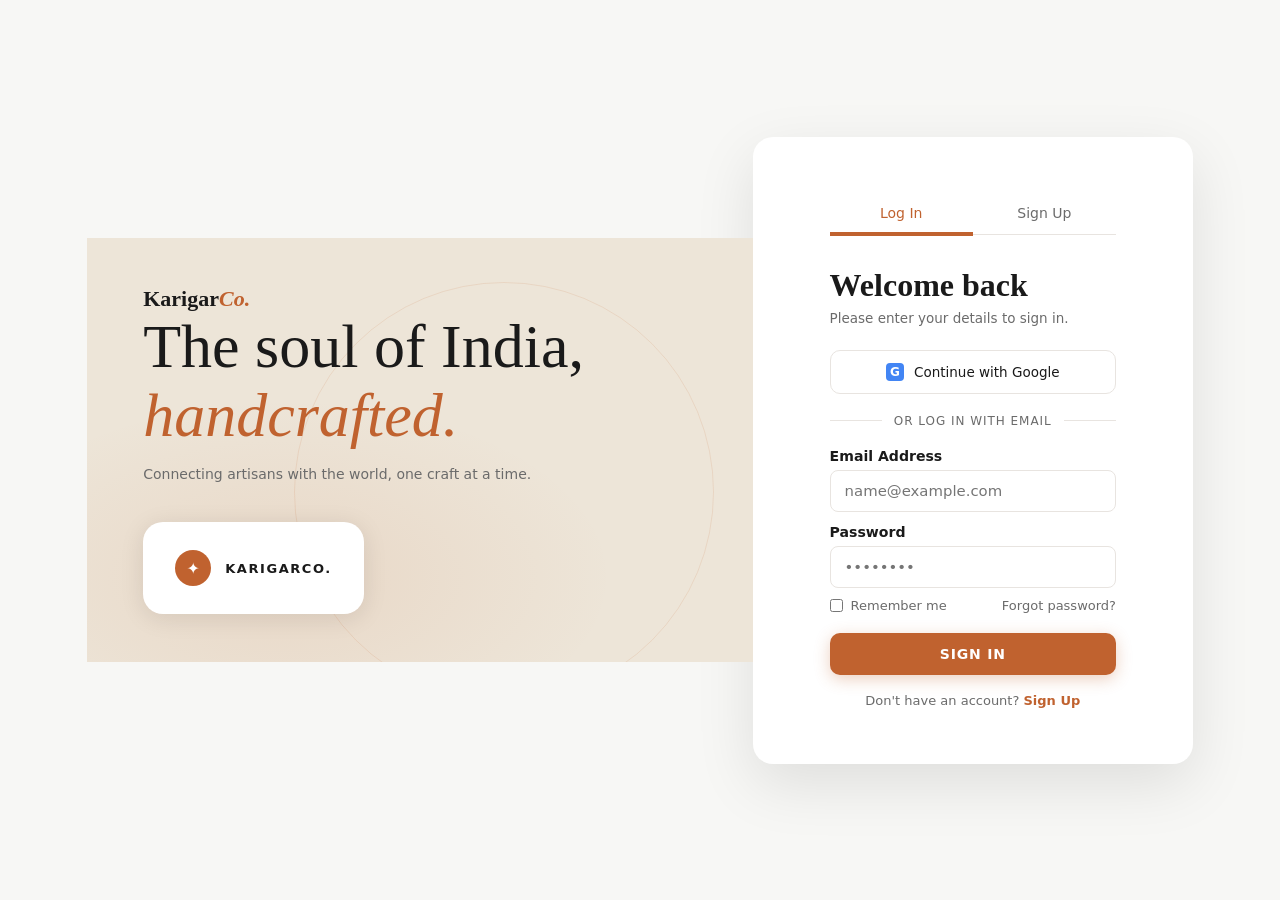
<file: index.html>
<!DOCTYPE html>
<html lang="en">
<head>
  <meta charset="UTF-8" />
  <meta name="viewport" content="width=device-width, initial-scale=1.0"/>
  <title>KarigarCo — Login</title>
  <link rel="stylesheet" href="style.css" />
  <style>
    body { font-family: "Segoe UI", system-ui, -apple-system, Arial, sans-serif; }

    .auth-page   { display:flex; min-height:100vh; background:var(--light); }

    /* left hero panel */
    .auth-hero   { flex:0 0 52%; background:#EDE5D8; display:flex; flex-direction:column; padding:48px 56px; position:relative; overflow:hidden; }
    .auth-hero::before {
      content:''; position:absolute; inset:0;
      background: radial-gradient(ellipse 70% 60% at 30% 80%, rgba(192,98,47,.10) 0%, transparent 70%);
      pointer-events:none;
    }
    .hero-circle { position:absolute; width:420px; height:420px; border-radius:50%; border:1px solid rgba(192,98,47,.12); top:50%; left:50%; transform:translate(-30%,-40%); }
    .hero-logo   { font-family: Georgia, "Times New Roman", serif; font-size:22px; font-weight:600; color:var(--black); position:relative; z-index:1; }
    .hero-logo span { color:var(--terra); font-style:italic; }
    .hero-tagline { margin-top:auto; position:relative; z-index:1; }
    .hero-tagline h1 { font-family: Georgia, "Times New Roman", serif; font-size:clamp(40px,5vw,62px); font-weight:400; line-height:1.12; }
    .hero-tagline h1 em { font-style:italic; color:var(--terra); display:block; }
    .hero-tagline p  { margin-top:16px; font-size:14px; color:var(--gray); font-weight:300; }
    .hero-card  { margin-top:40px; background:#fff; border-radius:20px; padding:28px 32px; display:flex; align-items:center; gap:14px; width:fit-content; box-shadow:0 4px 24px rgba(28,22,18,.10); position:relative; z-index:1; }
    .hero-card-icon { width:36px; height:36px; background:var(--terra); border-radius:50%; display:flex; align-items:center; justify-content:center; color:#fff; font-size:16px; }
    .hero-card span { font-size:13px; font-weight:600; letter-spacing:.12em; text-transform:uppercase; }

    /* right auth panel */
    .auth-box { flex:1; display:flex; flex-direction:column; justify-content:center; padding:56px clamp(32px,6vw,80px); background:#fff; }

    /* tabs */
    .tab-radio { display:none; }
    .auth-tabs  { display:flex; border-bottom:1px solid var(--border); margin-bottom:32px; }
    .auth-tab-label { flex:1; text-align:center; padding:12px 0; font-size:14px; font-weight:500; color:var(--gray); cursor:pointer; position:relative; }
    .auth-tab-label::after { content:''; position:absolute; bottom:-1px; left:0; right:0; height:2px; background:var(--terra); transform:scaleX(0); transition:transform .25s; }
    #tab-login:checked  ~ .auth-tabs label[for="tab-login"],
    #tab-signup:checked ~ .auth-tabs label[for="tab-signup"]  { color:var(--terra); }
    #tab-login:checked  ~ .auth-tabs label[for="tab-login"]::after,
    #tab-signup:checked ~ .auth-tabs label[for="tab-signup"]::after { transform:scaleX(1); }

    .panels { position:relative; }
    .tab-panel { display:none; }
    #tab-login:checked  ~ .panels #panel-login  { display:block; }
    #tab-signup:checked ~ .panels #panel-signup { display:block; }

    .panel-heading h2 { font-family: Georgia, "Times New Roman", serif; font-size:32px; font-weight:600; margin-bottom:6px; }
    .panel-heading p  { font-size:13.5px; color:var(--gray); font-weight:300; margin-bottom:24px; }

    .btn-google { display:flex; align-items:center; justify-content:center; gap:10px; width:100%; padding:12px 20px; border:1.5px solid var(--border); border-radius:10px; background:#fff; font-size:13.5px; font-weight:500; cursor:pointer; text-decoration:none; color:var(--black); margin-bottom:20px; transition:border-color .2s; }
    .btn-google:hover { border-color:var(--terra); }

    .divider { display:flex; align-items:center; gap:12px; margin-bottom:20px; color:var(--gray); font-size:12px; text-transform:uppercase; letter-spacing:.08em; }
    .divider::before,.divider::after { content:''; flex:1; height:1px; background:var(--border); }

    .form-meta { display:flex; justify-content:space-between; align-items:center; margin-bottom:20px; }
    .form-check { display:flex; align-items:center; gap:8px; font-size:13px; color:var(--gray); cursor:pointer; }
    .form-check input { accent-color:var(--terra); }
    .forgot-link { font-size:13px; color:var(--gray); text-decoration:none; }
    .forgot-link:hover { color:var(--terra); }

    .btn-solid-auth { display:block; width:100%; padding:13px; background:var(--terra); color:#fff; font-family:inherit; font-size:14px; font-weight:600; letter-spacing:.06em; text-transform:uppercase; text-align:center; border-radius:10px; border:none; cursor:pointer; box-shadow:0 4px 16px rgba(192,98,47,.30); }
    .btn-solid-auth:hover { background:var(--terra-dark); }

    .form-hint { margin-top:18px; font-size:13px; color:var(--gray); text-align:center; }
    .form-hint label { color:var(--terra); font-weight:600; cursor:pointer; }

    @media(max-width:768px) {
      .auth-page { flex-direction:column; }
      .auth-hero { flex:none; padding:32px 24px; min-height:200px; }
      .hero-circle { display:none; }
      .auth-box { padding:36px 24px; }
    }
  </style>
</head>
<body>
<div class="auth-page">

  <!-- LEFT PANEL -->
  <div class="auth-hero">
    <div class="hero-circle"></div>
    <div class="hero-logo">Karigar<span>Co.</span></div>
    <div class="hero-tagline">
      <h1>The soul of India,<em>handcrafted.</em></h1>
      <p>Connecting artisans with the world, one craft at a time.</p>
    </div>
    <div class="hero-card">
      <div class="hero-card-icon">✦</div>
      <span>KarigarCo.</span>
    </div>
  </div>

  <!-- RIGHT PANEL -->
  <div class="auth-box">
    <input type="radio" name="auth-tab" id="tab-login" class="tab-radio" checked />
    <input type="radio" name="auth-tab" id="tab-signup" class="tab-radio" />

    <div class="auth-tabs">
      <label for="tab-login" class="auth-tab-label">Log In</label>
      <label for="tab-signup" class="auth-tab-label">Sign Up</label>
    </div>

    <div class="panels">

      <!-- LOGIN -->
      <div id="panel-login" class="tab-panel">
        <div class="panel-heading">
          <h2>Welcome back</h2>
          <p>Please enter your details to sign in.</p>
        </div>
        <a href="#" class="btn-google">
          <span style="width:18px;height:18px;display:inline-flex;align-items:center;justify-content:center;border-radius:4px;background:#4285F4;color:#fff;font-weight:700;font-size:12px;line-height:1;">G</span>
          Continue with Google
        </a>
        <div class="divider">or log in with email</div>
        <div class="form-group">
          <label for="login-email">Email Address</label>
          <input type="email" id="login-email" placeholder="name@example.com" />
        </div>
        <div class="form-group" style="margin-top:12px;">
          <label for="login-pass">Password</label>
          <input type="password" id="login-pass" placeholder="••••••••" />
        </div>
        <div class="form-meta" style="margin-top:10px;">
          <label class="form-check"><input type="checkbox" /> Remember me</label>
          <a href="#" class="forgot-link">Forgot password?</a>
        </div>
        <button class="btn-solid-auth" onclick="doLogin()">Sign In</button>
        <p class="form-hint">Don't have an account? <label for="tab-signup">Sign Up</label></p>
      </div>

      <!-- SIGNUP -->
      <div id="panel-signup" class="tab-panel">
        <div class="panel-heading">
          <h2>Create account</h2>
          <p>Join India's handmade marketplace today.</p>
        </div>
        <div class="form-group">
          <label for="su-name">Full Name</label>
          <input type="text" id="su-name" placeholder="Your full name" />
        </div>
        <div class="form-group" style="margin-top:12px;">
          <label for="su-email">Email Address</label>
          <input type="email" id="su-email" placeholder="you@gmail.com" />
        </div>
        <div class="form-group" style="margin-top:12px;">
          <label for="su-pass">Password</label>
          <input type="password" id="su-pass" placeholder="Minimum 6 characters" minlength="6" />
        </div>
        <button class="btn-solid-auth" style="margin-top:20px;" onclick="doSignup()">Create Account</button>
        <p class="form-hint">Already have an account? <label for="tab-login">Login</label></p>
      </div>

    </div>
  </div>

</div>
<script>
  function doLogin() {
    var email = document.getElementById('login-email').value.trim();
    var pass  = document.getElementById('login-pass').value;
    if (!email || !pass) { alert('Please enter your email and password.'); return; }

    var a = email.toLowerCase();
    var u = JSON.parse(localStorage.getItem('users') || '{}');
    var x = u[a];
    if (!x) { alert('Email not found. Please sign up first.'); return; }
    if (x.p !== pass) { alert('Wrong password. Please try again.'); return; }

    localStorage.setItem('user', JSON.stringify({ name: x.n, email: a }));
    localStorage.setItem('kc_name', x.n);
    localStorage.setItem('loggedIn', '1');
    window.location.href = 'role-select.html';
  }

  function doSignup() {
    var name  = document.getElementById('su-name').value.trim();
    var email = document.getElementById('su-email').value.trim();
    var pass  = document.getElementById('su-pass').value;
    if (!name || !email || !pass) { alert('Please fill all fields.'); return; }
    if (pass.length < 6)          { alert('Password must be at least 6 characters.'); return; }

    var a = email.toLowerCase();
    var u = JSON.parse(localStorage.getItem('users') || '{}');
    if (u[a]) { alert('Account already exists. Please log in.'); return; }
    u[a] = { n: name, p: pass };
    localStorage.setItem('users', JSON.stringify(u));
    localStorage.setItem('user', JSON.stringify({ name: name, email: a }));
    localStorage.setItem('kc_name', name);
    localStorage.setItem('loggedIn', '1');
    window.location.href = 'role-select.html';
  }
</script>
</body>
</html>
</file>
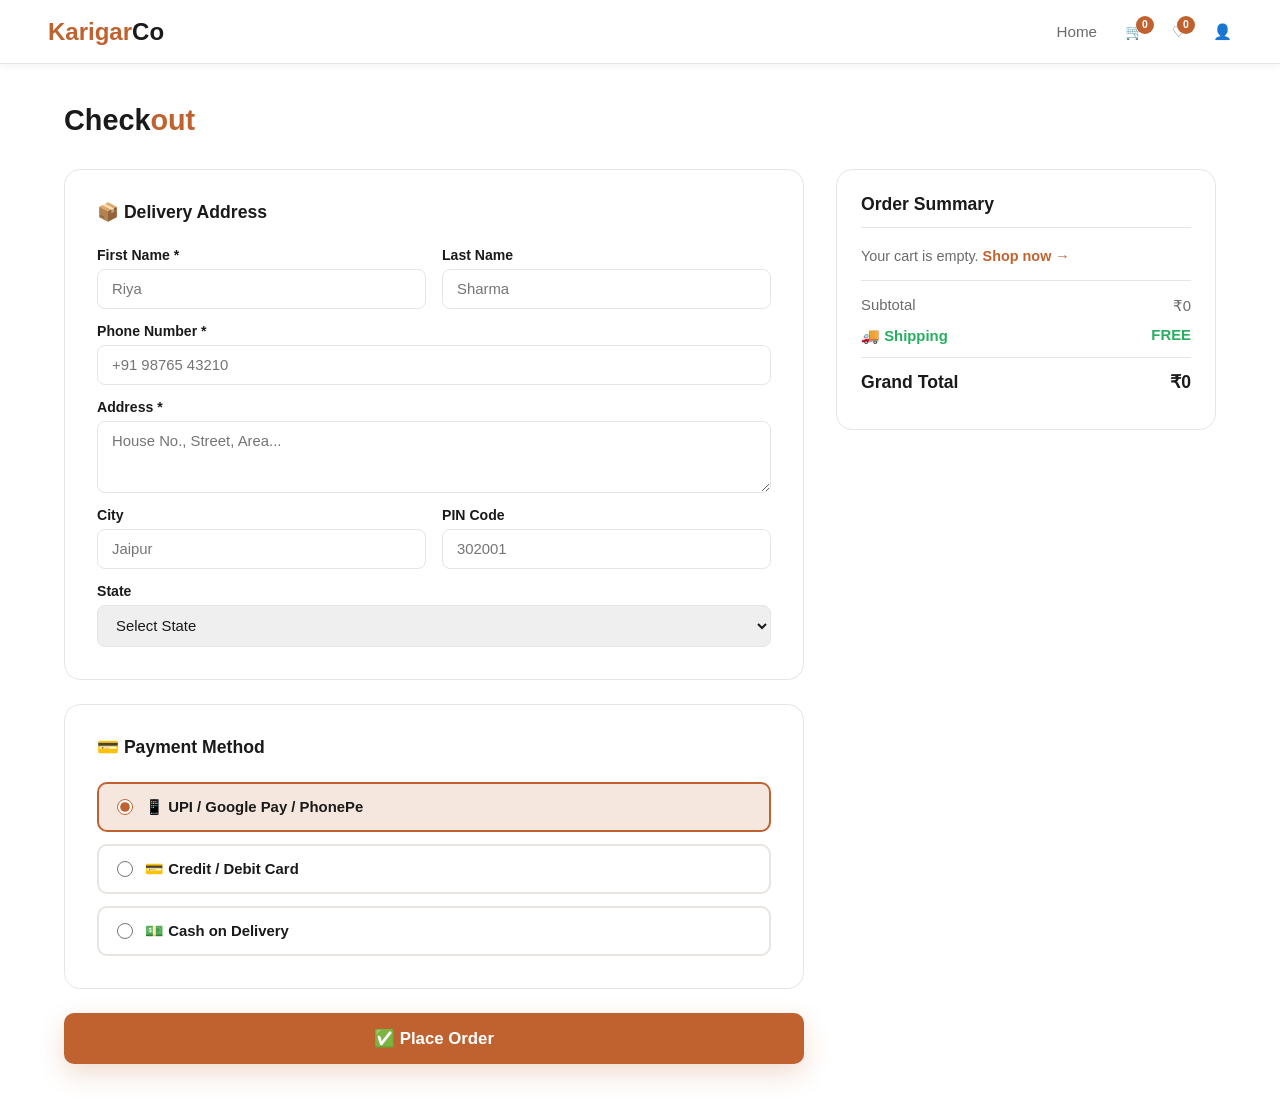
<file: checkout.html>
<!DOCTYPE html>
<html lang="en">
<head>
  <meta charset="UTF-8" />
  <meta name="viewport" content="width=device-width, initial-scale=1.0"/>
  <title>KarigarCo — Checkout</title>
  <link rel="stylesheet" href="style.css" />
</head>
<body>

<!-- NAVBAR -->
<nav class="navbar">
  <div class="nav-logo"><a href="home.html"><span>Karigar</span>Co</a></div>
  <div class="nav-links">
    <a href="home.html">Home</a>
    <a href="cart.html" class="nav-icon">🛒<span class="badge" id="cartBadge">0</span></a>
    <a href="wishlist.html" class="nav-icon">♡<span class="badge" id="wishBadge">0</span></a>
    <a href="profile.html" class="nav-icon">👤</a>
  </div>
</nav>

<div class="page-wrap">
  <h1 class="page-title">Check<span>out</span></h1>

  <!-- CHECKOUT FORM (shown by default) -->
  <div id="checkout-form">
    <div class="checkout-layout">

      <!-- LEFT: FORM -->
      <div>
        <!-- Delivery Address -->
        <div class="checkout-form-box" style="margin-bottom:24px;">
          <h3>📦 Delivery Address</h3>
          <div class="form-row">
            <div class="form-group">
              <label for="fname">First Name *</label>
              <input type="text" id="fname" placeholder="Riya" required />
            </div>
            <div class="form-group">
              <label for="lname">Last Name</label>
              <input type="text" id="lname" placeholder="Sharma" />
            </div>
          </div>
          <div class="form-group" style="margin-top:14px;">
            <label for="phone">Phone Number *</label>
            <input type="tel" id="phone" placeholder="+91 98765 43210" required />
          </div>
          <div class="form-group" style="margin-top:14px;">
            <label for="address">Address *</label>
            <textarea id="address" rows="3" placeholder="House No., Street, Area..." required></textarea>
          </div>
          <div class="form-row" style="margin-top:14px;">
            <div class="form-group">
              <label for="city">City</label>
              <input type="text" id="city" placeholder="Jaipur" />
            </div>
            <div class="form-group">
              <label for="pin">PIN Code</label>
              <input type="text" id="pin" placeholder="302001" maxlength="6" />
            </div>
          </div>
          <div class="form-group" style="margin-top:14px;">
            <label for="state">State</label>
            <select id="state">
              <option value="">Select State</option>
              <option>Rajasthan</option>
              <option>Maharashtra</option>
              <option>Delhi</option>
              <option>Uttar Pradesh</option>
              <option>Gujarat</option>
              <option>Karnataka</option>
              <option>Tamil Nadu</option>
              <option>West Bengal</option>
              <option>Telangana</option>
              <option>Kerala</option>
              <option>Punjab</option>
              <option>Haryana</option>
              <option>Bihar</option>
              <option>Madhya Pradesh</option>
              <option>Other</option>
            </select>
          </div>
        </div>

        <!-- Payment Method -->
        <div class="checkout-form-box">
          <h3>💳 Payment Method</h3>
          <div class="payment-options">
            <label class="payment-opt">
              <input type="radio" name="pay" value="upi" checked /> 📱 UPI / Google Pay / PhonePe
            </label>
            <label class="payment-opt">
              <input type="radio" name="pay" value="card" /> 💳 Credit / Debit Card
            </label>
            <label class="payment-opt">
              <input type="radio" name="pay" value="cod" /> 💵 Cash on Delivery
            </label>
          </div>
        </div>

        <!-- Place Order Button -->
        <button class="btn btn-solid btn-full" style="margin-top:24px;font-size:1.05rem;" onclick="placeOrder()">✅ Place Order</button>
      </div>

      <!-- RIGHT: ORDER SUMMARY -->
      <div class="order-summary">
        <h3>Order Summary</h3>
        <!-- Items (filled by JS from localStorage cart) -->
        <div id="checkoutItems" style="margin-bottom:16px;padding-bottom:16px;border-bottom:1px solid var(--border);"></div>
        <div class="summary-row"><span>Subtotal</span><span id="checkoutSubtotal">₹0</span></div>
        <div class="summary-row free"><span>🚚 Shipping</span><span>FREE</span></div>
        <div class="summary-row total"><span>Grand Total</span><span id="checkoutGrandTotal">₹0</span></div>
      </div>

    </div>
  </div>

  <!-- ORDER CONFIRMATION (hidden by default, shown by placeOrder() JS) -->
  <div id="order-confirm" style="display:none;">
    <div class="confirm-box" style="max-width:560px;margin:0 auto;">
      <div class="confirm-icon">✅</div>
      <h2>Order Placed!</h2>
      <p>Thank you for shopping with KarigarCo.</p>
      <p>Your order has been confirmed and will be shipped within 2–4 business days.</p>
      <div class="order-id-display" id="orderIdDisplay">Order ID: —</div>
      <div style="display:flex;gap:12px;justify-content:center;flex-wrap:wrap;">
        <a href="order.html" class="btn btn-solid" style="font-size:1rem;padding:13px 28px;">View Orders →</a>
        <a href="home.html" class="btn btn-gray" style="font-size:1rem;padding:13px 28px;">Continue Shopping →</a>
      </div>
    </div>
  </div>

</div>

<a href="#" class="scroll-top" id="scrollTop">↑</a>
<script src="script.js"></script>
<script>
  updateBadges();
  renderCheckoutSummary();
</script>
</body>
</html>
</file>
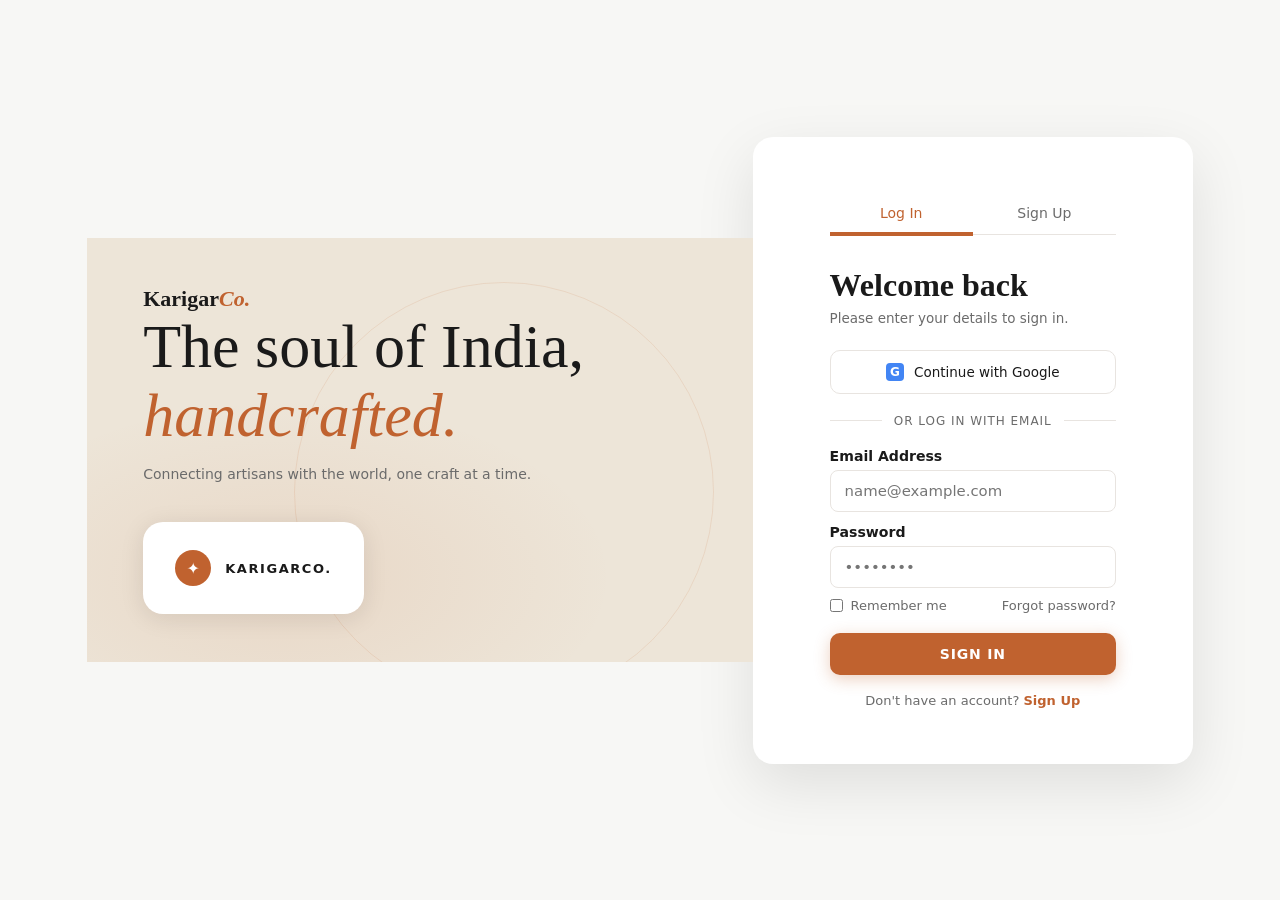
<file: home.html>
<!DOCTYPE html>
<html lang="en">
<head>
  <meta charset="UTF-8" />
  <meta name="viewport" content="width=device-width, initial-scale=1.0"/>
  <title>KarigarCo — Home</title>
  <link rel="stylesheet" href="style.css" />
</head>
<body>

<!-- NAVBAR -->
<nav class="navbar">
  <div class="nav-logo"><span>Karigar</span>Co</div>
  <div class="nav-links">
    <a href="home.html">Home</a>
    <a href="cart.html" class="nav-icon">🛒<span class="badge" id="cartBadge">0</span></a>
    <a href="wishlist.html" class="nav-icon">♡<span class="badge" id="wishBadge">0</span></a>
    <a href="profile.html" class="nav-icon">👤</a>
  </div>
</nav>

<!-- HERO -->
<section class="hero">
  <div class="hero-text">
    <h1>Crafted by Hand,<br><em>Made with Heart</em></h1>
    <p>Discover authentic handmade products from India's finest artisans.<br>Every piece tells a story.</p>
    <div class="hero-btns">
      <a href="cart.html" class="btn btn-outline">🛒 View Cart</a>
      <a href="wishlist.html" class="btn btn-outline">♡ Wishlist</a>
    </div>
  </div>
  <div class="hero-img">
    <img src="image/hero.jpg" alt="Handmade products" />
  </div>
</section>

<!-- STATS -->
<section class="stats" aria-label="Store statistics">
  <div class="stats-wrap">
    <div class="stat">
      <div class="stat-val" data-countup="45000">0</div>
      <div class="stat-label">Items Sold <span class="plus">+</span></div>
    </div>
    <div class="stat">
      <div class="stat-val" data-countup="10000">0</div>
      <div class="stat-label">Customers <span class="plus">+</span></div>
    </div>
    <div class="stat">
      <div class="stat-val" data-countup="500">0</div>
      <div class="stat-label">Artisans <span class="plus">+</span></div>
    </div>
  </div>
</section>

<!-- SEARCH -->
<div class="search-section">
  <div class="search-wrap">
    <input type="text" id="searchInput" placeholder="Search for handmade products, crafts..." />
    <button type="button" onclick="doSearch()">🔍</button>
  </div>
</div>

<!-- PRODUCTS SECTION -->
<section class="section">
  <h2 class="section-title">Shop by <span>Category</span></h2>
  <p class="section-sub">Browse our handpicked artisan collections</p>

  <div class="cat-pills">
    <span class="pill active" data-cat="all"       onclick="filterCat(this,'all')">All</span>
    <span class="pill"        data-cat="pottery"   onclick="filterCat(this,'pottery')">🏺 Pottery</span>
    <span class="pill"        data-cat="textiles"  onclick="filterCat(this,'textiles')">🧵 Textiles</span>
    <span class="pill"        data-cat="jewelry"   onclick="filterCat(this,'jewelry')">💍 Jewelry</span>
    <span class="pill"        data-cat="wooden"    onclick="filterCat(this,'wooden')">🪵 Wooden</span>
    <span class="pill"        data-cat="paintings" onclick="filterCat(this,'paintings')">🖼 Paintings</span>
    <span class="pill"        data-cat="candles"   onclick="filterCat(this,'candles')">🕯 Candles</span>
  </div>

  <h2 class="section-title" style="margin-bottom:24px;">Our <span>Products</span></h2>

  <div class="product-grid" id="productGrid">

    <!-- Card 1 -->
    <div class="card">
      <div class="card-img">
        <img src="image/img1.jpg" alt="Terracotta Planter Pot" />
        <button class="wish-btn" onclick="toggleWish(this)" data-wished="0"
          data-id="p1" data-name="Terracotta Planter Pot" data-price="849"
          data-img="image/img1.jpg" data-cat="Pottery" title="Add to Wishlist">♡</button>
      </div>
      <div class="card-body">
        <span class="cat-tag">Pottery</span>
        <h3 class="card-title">Terracotta Planter Pot</h3>
        <p class="card-desc">Hand-thrown terracotta pot with a matte glaze finish.</p>
        <div class="card-meta">
          <div><span class="stars">★★★★☆</span><span class="rating-val">4.5</span></div>
          <span class="price">₹849</span>
        </div>
        <div class="card-actions">
          <a href="product.html#p1" class="btn btn-outline">View</a>
          <button class="btn btn-solid" onclick="addCart('p1','Terracotta Planter Pot',849,'image/img1.jpg','Pottery')">Add to Cart</button>
        </div>
      </div>
    </div>

    <!-- Card 2 -->
    <div class="card">
      <div class="card-img">
        <img src="image/img2.jpg" alt="Handwoven Ikat Dupatta" />
        <button class="wish-btn" onclick="toggleWish(this)" data-wished="0"
          data-id="p2" data-name="Handwoven Ikat Dupatta" data-price="1299"
          data-img="image/img2.jpg" data-cat="Textiles" title="Add to Wishlist">♡</button>
      </div>
      <div class="card-body">
        <span class="cat-tag">Textiles</span>
        <h3 class="card-title">Handwoven Ikat Dupatta</h3>
        <p class="card-desc">Vibrant double-Ikat woven dupatta from Pochampally. Pure cotton.</p>
        <div class="card-meta">
          <div><span class="stars">★★★★★</span><span class="rating-val">4.8</span></div>
          <span class="price">₹1299</span>
        </div>
        <div class="card-actions">
          <a href="product.html#p2" class="btn btn-outline">View</a>
          <button class="btn btn-solid" onclick="addCart('p2','Handwoven Ikat Dupatta',1299,'image/img2.jpg','Textiles')">Add to Cart</button>
        </div>
      </div>
    </div>

    <!-- Card 3 -->
    <div class="card">
      <div class="card-img">
        <img src="image/img3.jpg" alt="Silver Jhumka Earrings" />
        <button class="wish-btn" onclick="toggleWish(this)" data-wished="0"
          data-id="p3" data-name="Silver Jhumka Earrings" data-price="650"
          data-img="image/img3.jpg" data-cat="Jewelry" title="Add to Wishlist">♡</button>
      </div>
      <div class="card-body">
        <span class="cat-tag">Jewelry</span>
        <h3 class="card-title">Silver Jhumka Earrings</h3>
        <p class="card-desc">Sterling silver jhumkas with intricate filigree work. Lightweight.</p>
        <div class="card-meta">
          <div><span class="stars">★★★★★</span><span class="rating-val">4.7</span></div>
          <span class="price">₹650</span>
        </div>
        <div class="card-actions">
          <a href="product.html#p3" class="btn btn-outline">View</a>
          <button class="btn btn-solid" onclick="addCart('p3','Silver Jhumka Earrings',650,'image/img3.jpg','Jewelry')">Add to Cart</button>
        </div>
      </div>
    </div>

    <!-- Card 4 -->
    <div class="card">
      <div class="card-img">
        <img src="image/img4.jpg" alt="Sheesham Wood Serving Tray" />
        <button class="wish-btn" onclick="toggleWish(this)" data-wished="0"
          data-id="p4" data-name="Sheesham Wood Serving Tray" data-price="1150"
          data-img="image/img4.jpg" data-cat="Wooden" title="Add to Wishlist">♡</button>
      </div>
      <div class="card-body">
        <span class="cat-tag">Wooden</span>
        <h3 class="card-title">Sheesham Wood Serving Tray</h3>
        <p class="card-desc">Hand-carved Indian rosewood tray with floral borders. Food-safe.</p>
        <div class="card-meta">
          <div><span class="stars">★★★★☆</span><span class="rating-val">4.3</span></div>
          <span class="price">₹1150</span>
        </div>
        <div class="card-actions">
          <a href="product.html#p4" class="btn btn-outline">View</a>
          <button class="btn btn-solid" onclick="addCart('p4','Sheesham Wood Serving Tray',1150,'image/img4.jpg','Wooden')">Add to Cart</button>
        </div>
      </div>
    </div>

    <!-- Card 5 -->
    <div class="card">
      <div class="card-img">
        <img src="image/img5.jpg" alt="Madhubani Wall Painting" />
        <button class="wish-btn" onclick="toggleWish(this)" data-wished="0"
          data-id="p5" data-name="Madhubani Wall Painting" data-price="1800"
          data-img="image/img5.jpg" data-cat="Paintings" title="Add to Wishlist">♡</button>
      </div>
      <div class="card-body">
        <span class="cat-tag">Paintings</span>
        <h3 class="card-title">Madhubani Wall Painting</h3>
        <p class="card-desc">Hand-painted Madhubani art on handmade paper. Vivid natural colours.</p>
        <div class="card-meta">
          <div><span class="stars">★★★★★</span><span class="rating-val">4.9</span></div>
          <span class="price">₹1800</span>
        </div>
        <div class="card-actions">
          <a href="product.html#p5" class="btn btn-outline">View</a>
          <button class="btn btn-solid" onclick="addCart('p5','Madhubani Wall Painting',1800,'image/img5.jpg','Paintings')">Add to Cart</button>
        </div>
      </div>
    </div>

    <!-- Card 6 -->
    <div class="card">
      <div class="card-img">
        <img src="image/img6.jpg" alt="Soy Wax Kadai Candle" />
        <button class="wish-btn" onclick="toggleWish(this)" data-wished="0"
          data-id="p6" data-name="Soy Wax Kadai Candle" data-price="420"
          data-img="image/img6.jpg" data-cat="Candles" title="Add to Wishlist">♡</button>
      </div>
      <div class="card-body">
        <span class="cat-tag">Candles</span>
        <h3 class="card-title">Soy Wax Kadai Candle</h3>
        <p class="card-desc">Natural soy wax candle in an iron kadai. Warm amber fragrance.</p>
        <div class="card-meta">
          <div><span class="stars">★★★★☆</span><span class="rating-val">4.6</span></div>
          <span class="price">₹420</span>
        </div>
        <div class="card-actions">
          <a href="product.html#p6" class="btn btn-outline">View</a>
          <button class="btn btn-solid" onclick="addCart('p6','Soy Wax Kadai Candle',420,'image/img6.jpg','Candles')">Add to Cart</button>
        </div>
      </div>
    </div>

    <!-- Card 7 -->
    <div class="card">
      <div class="card-img">
        <img src="image/img7.jpg" alt="Blue Pottery Chai Set" />
        <button class="wish-btn" onclick="toggleWish(this)" data-wished="0"
          data-id="p7" data-name="Blue Pottery Chai Set" data-price="1650"
          data-img="image/img7.jpg" data-cat="Pottery" title="Add to Wishlist">♡</button>
      </div>
      <div class="card-body">
        <span class="cat-tag">Pottery</span>
        <h3 class="card-title">Blue Pottery Chai Set</h3>
        <p class="card-desc">Jaipur blue pottery chai set — 4 cups and a teapot. Hand-painted.</p>
        <div class="card-meta">
          <div><span class="stars">★★★★★</span><span class="rating-val">4.9</span></div>
          <span class="price">₹1650</span>
        </div>
        <div class="card-actions">
          <a href="product.html#p7" class="btn btn-outline">View</a>
          <button class="btn btn-solid" onclick="addCart('p7','Blue Pottery Chai Set',1650,'image/img7.jpg','Pottery')">Add to Cart</button>
        </div>
      </div>
    </div>

    <!-- Card 8 -->
    <div class="card">
      <div class="card-img">
        <img src="image/img8.jpg" alt="Warli Art Wooden Frame" />
        <button class="wish-btn" onclick="toggleWish(this)" data-wished="0"
          data-id="p8" data-name="Warli Art Wooden Frame" data-price="950"
          data-img="image/img8.jpg" data-cat="Paintings" title="Add to Wishlist">♡</button>
      </div>
      <div class="card-body">
        <span class="cat-tag">Paintings</span>
        <h3 class="card-title">Warli Art Wooden Frame</h3>
        <p class="card-desc">Traditional Warli tribal painting on a hand-carved wooden frame.</p>
        <div class="card-meta">
          <div><span class="stars">★★★★☆</span><span class="rating-val">4.4</span></div>
          <span class="price">₹950</span>
        </div>
        <div class="card-actions">
          <a href="product.html#p8" class="btn btn-outline">View</a>
          <button class="btn btn-solid" onclick="addCart('p8','Warli Art Wooden Frame',950,'image/img8.jpg','Paintings')">Add to Cart</button>
        </div>
      </div>
    </div>

    <!-- Card 9 -->
    <div class="card">
      <div class="card-img">
        <img src="image/img9.jpg" alt="Bamboo Jewellery Box" />
        <button class="wish-btn" onclick="toggleWish(this)" data-wished="0"
          data-id="p9" data-name="Bamboo Jewellery Box" data-price="780"
          data-img="image/img9.jpg" data-cat="Wooden" title="Add to Wishlist">♡</button>
      </div>
      <div class="card-body">
        <span class="cat-tag">Wooden</span>
        <h3 class="card-title">Bamboo Jewellery Box</h3>
        <p class="card-desc">Eco-friendly bamboo jewellery box with velvet lining. 3 compartments.</p>
        <div class="card-meta">
          <div><span class="stars">★★★★☆</span><span class="rating-val">4.2</span></div>
          <span class="price">₹780</span>
        </div>
        <div class="card-actions">
          <a href="product.html#p9" class="btn btn-outline">View</a>
          <button class="btn btn-solid" onclick="addCart('p9','Bamboo Jewellery Box',780,'image/img9.jpg','Wooden')">Add to Cart</button>
        </div>
      </div>
    </div>

    <!-- Card 10 -->
    <div class="card">
      <div class="card-img">
        <img src="image/img10.jpg" alt="Handblock Print Kurta" />
        <button class="wish-btn" onclick="toggleWish(this)" data-wished="0"
          data-id="p10" data-name="Handblock Print Kurta" data-price="1499"
          data-img="image/img10.jpg" data-cat="Textiles" title="Add to Wishlist">♡</button>
      </div>
      <div class="card-body">
        <span class="cat-tag">Textiles</span>
        <h3 class="card-title">Handblock Print Kurta</h3>
        <p class="card-desc">Block-printed cotton kurta from Jaipur. Breathable, natural dyes.</p>
        <div class="card-meta">
          <div><span class="stars">★★★★★</span><span class="rating-val">4.7</span></div>
          <span class="price">₹1499</span>
        </div>
        <div class="card-actions">
          <a href="product.html#p10" class="btn btn-outline">View</a>
          <button class="btn btn-solid" onclick="addCart('p10','Handblock Print Kurta',1499,'image/img10.jpg','Textiles')">Add to Cart</button>
        </div>
      </div>
    </div>

    <!-- Card 11 -->
    <div class="card">
      <div class="card-img">
        <img src="image/img11.jpg" alt="Brass Ganesha Idol" />
        <button class="wish-btn" onclick="toggleWish(this)" data-wished="0"
          data-id="p11" data-name="Brass Ganesha Idol" data-price="2100"
          data-img="image/img11.jpg" data-cat="Wooden" title="Add to Wishlist">♡</button>
      </div>
      <div class="card-body">
        <span class="cat-tag">Wooden</span>
        <h3 class="card-title">Brass Ganesha Idol</h3>
        <p class="card-desc">Lost-wax cast brass Ganesha idol. Antique finish. 6 inch height.</p>
        <div class="card-meta">
          <div><span class="stars">★★★★★</span><span class="rating-val">4.8</span></div>
          <span class="price">₹2100</span>
        </div>
        <div class="card-actions">
          <a href="product.html#p11" class="btn btn-outline">View</a>
          <button class="btn btn-solid" onclick="addCart('p11','Brass Ganesha Idol',2100,'image/img11.jpg','Wooden')">Add to Cart</button>
        </div>
      </div>
    </div>

    <!-- Card 12 -->
    <div class="card">
      <div class="card-img">
        <img src="image/img12.jpg" alt="Rose & Oud Candle Jar" />
        <button class="wish-btn" onclick="toggleWish(this)" data-wished="0"
          data-id="p12" data-name="Rose &amp; Oud Candle Jar" data-price="550"
          data-img="image/img12.jpg" data-cat="Candles" title="Add to Wishlist">♡</button>
      </div>
      <div class="card-body">
        <span class="cat-tag">Candles</span>
        <h3 class="card-title">Rose &amp; Oud Candle Jar</h3>
        <p class="card-desc">Coconut wax candle in a reusable glass jar. Rose and oud fragrance.</p>
        <div class="card-meta">
          <div><span class="stars">★★★★☆</span><span class="rating-val">4.7</span></div>
          <span class="price">₹550</span>
        </div>
        <div class="card-actions">
          <a href="product.html#p12" class="btn btn-outline">View</a>
          <button class="btn btn-solid" onclick="addCart('p12','Rose &amp; Oud Candle Jar',550,'image/img12.jpg','Candles')">Add to Cart</button>
        </div>
      </div>
    </div>

    <!-- Card 13 — NEW -->
    <div class="card">
      <div class="card-img">
        <img src="image/img13.jpg" alt="Rajasthani Lac Bangles" />
        <button class="wish-btn" onclick="toggleWish(this)" data-wished="0"
          data-id="p13" data-name="Rajasthani Lac Bangles" data-price="390"
          data-img="image/img13.jpg" data-cat="Jewelry" title="Add to Wishlist">♡</button>
      </div>
      <div class="card-body">
        <span class="cat-tag">Jewelry</span>
        <h3 class="card-title">Rajasthani Lac Bangles</h3>
        <p class="card-desc">Handcrafted lac bangles with mirror and thread work from Jaipur. Set of 6.</p>
        <div class="card-meta">
          <div><span class="stars">★★★★☆</span><span class="rating-val">4.4</span></div>
          <span class="price">₹390</span>
        </div>
        <div class="card-actions">
          <a href="product.html#p13" class="btn btn-outline">View</a>
          <button class="btn btn-solid" onclick="addCart('p13','Rajasthani Lac Bangles',390,'image/img13.jpg','Jewelry')">Add to Cart</button>
        </div>
      </div>
    </div>

    <!-- Card 14 — NEW -->
    <div class="card">
      <div class="card-img">
        <img src="image/img14.jpg" alt="Kashmiri Papier Mache Box" />
        <button class="wish-btn" onclick="toggleWish(this)" data-wished="0"
          data-id="p14" data-name="Kashmiri Papier Mache Box" data-price="720"
          data-img="image/img14.jpg" data-cat="Paintings" title="Add to Wishlist">♡</button>
      </div>
      <div class="card-body">
        <span class="cat-tag">Paintings</span>
        <h3 class="card-title">Kashmiri Papier Mache Box</h3>
        <p class="card-desc">Hand-painted papier mache keepsake box with floral motifs from Kashmir.</p>
        <div class="card-meta">
          <div><span class="stars">★★★★★</span><span class="rating-val">4.8</span></div>
          <span class="price">₹720</span>
        </div>
        <div class="card-actions">
          <a href="product.html#p14" class="btn btn-outline">View</a>
          <button class="btn btn-solid" onclick="addCart('p14','Kashmiri Papier Mache Box',720,'image/img14.jpg','Paintings')">Add to Cart</button>
        </div>
      </div>
    </div>

    <!-- Card 15 — NEW -->
    <div class="card">
      <div class="card-img">
        <img src="image/img15.jpg" alt="Phulkari Embroidered Cushion" />
        <button class="wish-btn" onclick="toggleWish(this)" data-wished="0"
          data-id="p15" data-name="Phulkari Embroidered Cushion" data-price="950"
          data-img="image/img15.jpg" data-cat="Textiles" title="Add to Wishlist">♡</button>
      </div>
      <div class="card-body">
        <span class="cat-tag">Textiles</span>
        <h3 class="card-title">Phulkari Embroidered Cushion</h3>
        <p class="card-desc">Vibrant Phulkari embroidered cushion cover from Punjab. Pure cotton, 16×16 inch.</p>
        <div class="card-meta">
          <div><span class="stars">★★★★★</span><span class="rating-val">4.6</span></div>
          <span class="price">₹950</span>
        </div>
        <div class="card-actions">
          <a href="product.html#p15" class="btn btn-outline">View</a>
          <button class="btn btn-solid" onclick="addCart('p15','Phulkari Embroidered Cushion',950,'image/img15.jpg','Textiles')">Add to Cart</button>
        </div>
      </div>
    </div>

    <!-- Card 16 — NEW -->
    <div class="card">
      <div class="card-img">
        <img src="image/img16.jpg" alt="Kondapalli Wooden Toy Set" />
        <button class="wish-btn" onclick="toggleWish(this)" data-wished="0"
          data-id="p16" data-name="Kondapalli Wooden Toy Set" data-price="680"
          data-img="image/img16.jpg" data-cat="Wooden" title="Add to Wishlist">♡</button>
      </div>
      <div class="card-body">
        <span class="cat-tag">Wooden</span>
        <h3 class="card-title">Kondapalli Wooden Toy Set</h3>
        <p class="card-desc">Traditional hand-painted Kondapalli wooden toys from Andhra Pradesh. Set of 4.</p>
        <div class="card-meta">
          <div><span class="stars">★★★★☆</span><span class="rating-val">4.5</span></div>
          <span class="price">₹680</span>
        </div>
        <div class="card-actions">
          <a href="product.html#p16" class="btn btn-outline">View</a>
          <button class="btn btn-solid" onclick="addCart('p16','Kondapalli Wooden Toy Set',680,'image/img16.jpg','Wooden')">Add to Cart</button>
        </div>
      </div>
    </div>

  </div><!-- end product-grid -->

  <div id="noProducts" class="empty-state" hidden>
    <div class="empty-icon">🔎</div>
    <h3>No products found</h3>
    <p>Try a different search or switch categories.</p>
    <button type="button" class="btn btn-outline" onclick="document.getElementById('searchInput').value=''; doSearch();">Clear Search</button>
  </div>
</section>

<!-- ABOUT / OUR STORY -->
<div class="about-section">
  <div class="about-text">
    <h2>Our <span>Story</span></h2>
    <p>KarigarCo was born from a simple belief — that the skilled hands of India's artisans deserve a platform as refined as their craft. We connect traditional craftspeople from villages across India directly with customers who value authenticity.</p>
    <p>Every product on KarigarCo is handmade, ethically sourced, and comes with the story of the artisan who created it. When you buy here, you support a family, preserve a tradition, and own something truly one of a kind.</p>
    <a href="cart.html" class="btn btn-solid" style="margin-top:8px;">Shop Now</a>
  </div>
  <div class="about-img">
    <img src="image/about.jpg" alt="Artisan at work" />
  </div>
</div>

<!-- FOOTER -->
<footer>
  <div class="footer-grid">
    <div class="footer-brand">
      <div class="logo"><span>Karigar</span>Co</div>
      <p>Connecting India's finest artisans with people who value authenticity and craft.</p>
    </div>
    <div class="footer-col">
      <h4>Shop</h4>
      <a href="home.html">All Products</a>
      <a href="home.html">Pottery</a>
      <a href="home.html">Textiles</a>
      <a href="home.html">Jewelry</a>
    </div>
    <div class="footer-col">
      <h4>Help</h4>
      <a href="profile.html">My Account</a>
      <a href="cart.html">My Cart</a>
      <a href="wishlist.html">Wishlist</a>
      <a href="checkout.html">Checkout</a>
    </div>
    <div class="footer-col">
      <h4>Contact</h4>
      <p>📧 hello@karigarco.in</p>
      <p>📞 +91 98765 43210</p>
      <p>📍 Jaipur, Rajasthan, India</p>
    </div>
  </div>
  <div class="footer-bottom">© 2025 KarigarCo. All rights reserved. Made with ♥ in India.</div>
</footer>

<a href="#" class="scroll-top" id="scrollTop">↑</a>

<script src="script.js"></script>
<script>
  if (!localStorage.getItem('loggedIn')) {
    window.location.href = 'index.html';
  } else if (localStorage.getItem('kc_role') === 'seller') {
    window.location.href = 'seller.html';
  }
  document.getElementById('searchInput').addEventListener('keyup', doSearch);
  updateBadges();
</script>
</body>
</html>
</file>
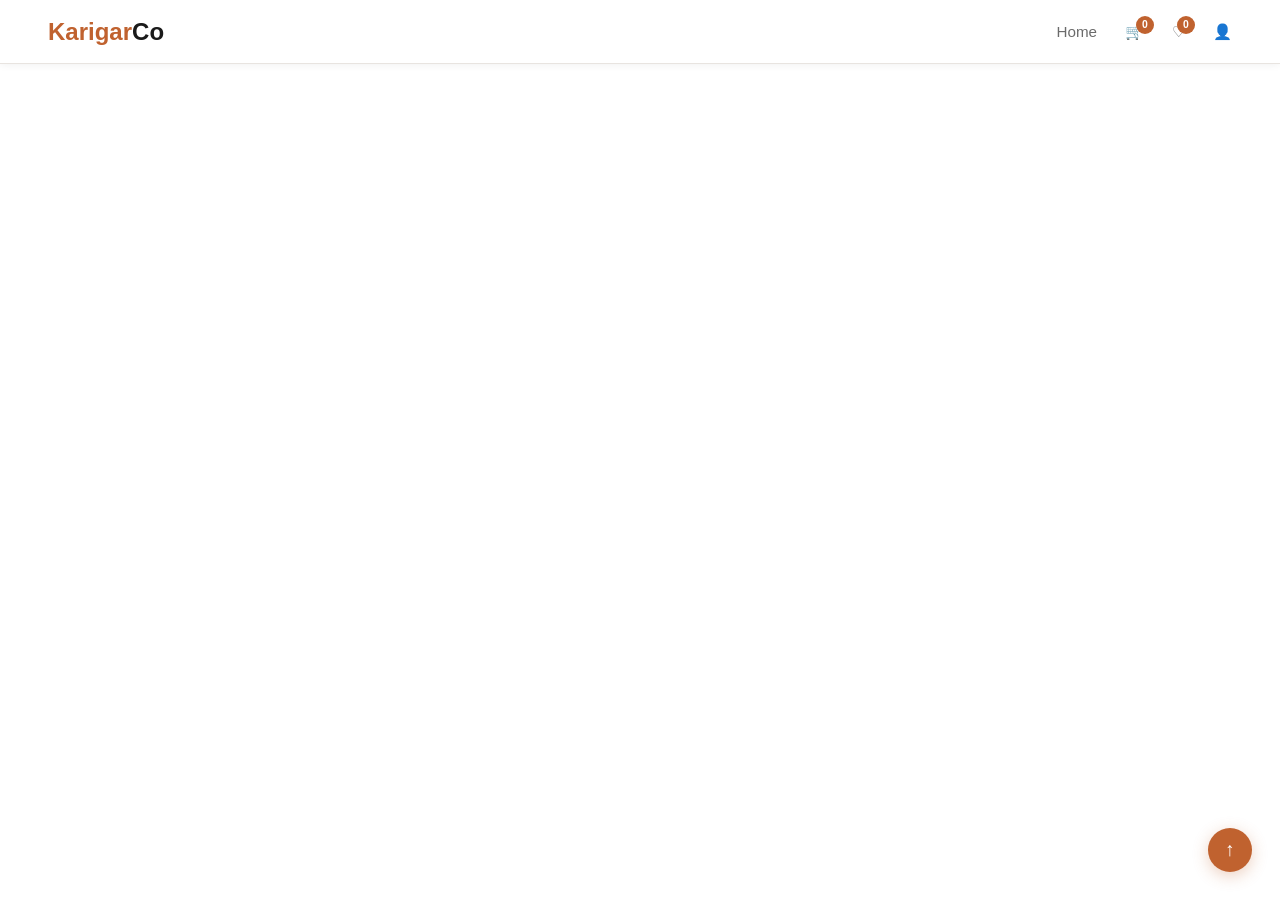
<file: product.html>
<!DOCTYPE html>
<html lang="en">
<head>
  <meta charset="UTF-8" />
  <meta name="viewport" content="width=device-width, initial-scale=1.0"/>
  <title>KarigarCo — Product</title>
  <link rel="stylesheet" href="style.css" />
  <style>
    /* Show all product panels by default; in real use, URL param selects one.
       Here we show product 1 as demo. Each product has its own anchor-targeted panel. */
    .prod-panel { display: none; }
    .prod-panel:target { display: block; }
  </style>
</head>
<body>

<!-- NAVBAR -->
<nav class="navbar">
  <div class="nav-logo"><a href="home.html"><span>Karigar</span>Co</a></div>
  <div class="nav-links">
    <a href="home.html">Home</a>
    <a href="cart.html" class="nav-icon">🛒<span class="badge" id="cartBadge">0</span></a>
    <a href="wishlist.html" class="nav-icon">♡<span class="badge" id="wishBadge">0</span></a>
    <a href="profile.html" class="nav-icon">👤</a>
  </div>
</nav>

<!-- PRODUCT 1 (default) -->
<div id="p1" class="prod-panel">
  <div class="product-detail">
    <div class="product-main-img">
      <img src="image/img1.jpg" alt="Terracotta Planter Pot" />
    </div>
    <div class="product-info">
      <span class="cat-tag">Pottery</span>
      <h1>Terracotta Planter Pot</h1>
      <div class="product-stars">
        <span class="stars">★★★★☆</span>
        <span>4.5 · 38 reviews</span>
      </div>
      <div class="product-price">₹849</div>
      <p class="product-desc">Hand-thrown terracotta pot with a matte glaze finish. Crafted by potters from Khurja, UP — each piece is unique with slight natural variations. Perfect for succulents, herbs, and small plants. Has drainage hole. Diameter: 6 inches.</p>
      <div class="product-actions">
        <div class="product-actions-row">
          <button class="btn btn-outline" onclick="buyNow('p1','Terracotta Planter Pot',849,'image/img1.jpg','Pottery')">🛒 Buy Now</button>
          <button class="btn btn-solid" onclick="addCart('p1','Terracotta Planter Pot',849,'image/img1.jpg','Pottery')">Add to Cart</button>
        </div>
        <button class="btn btn-gray btn-full wish-btn" data-wished="0" data-id="p1" data-name="Terracotta Planter Pot" data-price="849" data-img="image/img1.jpg" data-cat="Pottery" onclick="toggleWish(this)">♡ Add to Wishlist</button>
      </div>
    </div>
  </div>
  <div class="reviews-section">
    <div class="reviews-title">Customer Reviews</div>
    <div class="review-list">
      <div class="review-card">
        <div class="review-header">
          <span class="reviewer-name">Priya M.</span>
          <span class="review-stars">★★★★★</span>
        </div>
        <p class="review-text">Absolutely beautiful pot! The texture is wonderful and it looks exactly as shown. My plant looks so much better in it.</p>
      </div>
      <div class="review-card">
        <div class="review-header">
          <span class="reviewer-name">Rahul S.</span>
          <span class="review-stars">★★★★☆</span>
        </div>
        <p class="review-text">Good quality, arrived safely. Slightly smaller than expected but overall very happy with the purchase.</p>
      </div>
    </div>
    <div class="review-form">
      <h3>Write a Review</h3>
      <div class="form-group">
        <label>Your Name</label>
        <input type="text" placeholder="Enter your name" />
      </div>
      <div class="form-group">
        <label>Rating</label>
        <select>
          <option>★★★★★ — 5 Stars</option>
          <option>★★★★☆ — 4 Stars</option>
          <option>★★★☆☆ — 3 Stars</option>
          <option>★★☆☆☆ — 2 Stars</option>
          <option>★☆☆☆☆ — 1 Star</option>
        </select>
      </div>
      <div class="form-group">
        <label>Your Review</label>
        <textarea rows="4" placeholder="Share your experience..."></textarea>
      </div>
      <button class="btn btn-solid" style="margin-top:8px;" onclick="submitReview(this)">Submit Review</button>
    </div>
  </div>
</div>

<!-- PRODUCT 2 -->
<div id="p2" class="prod-panel">
  <div class="product-detail">
    <div class="product-main-img">
      <img src="image/img2.jpg" alt="Handwoven Ikat Dupatta" />
    </div>
    <div class="product-info">
      <span class="cat-tag">Textiles</span>
      <h1>Handwoven Ikat Dupatta</h1>
      <div class="product-stars">
        <span class="stars">★★★★★</span>
        <span>4.8 · 52 reviews</span>
      </div>
      <div class="product-price">₹1299</div>
      <p class="product-desc">Vibrant double-Ikat woven dupatta from Pochampally, Telangana. 100% pure cotton with natural dyes. The geometric patterns are woven directly into the fabric — not printed. Size: 2.5 metres. Hand wash recommended.</p>
      <div class="product-actions">
        <div class="product-actions-row">
          <button class="btn btn-outline" onclick="buyNow('p2','Handwoven Ikat Dupatta',1299,'image/img2.jpg','Textiles')">🛒 Buy Now</button>
          <button class="btn btn-solid" onclick="addCart('p2','Handwoven Ikat Dupatta',1299,'image/img2.jpg','Textiles')">Add to Cart</button>
        </div>
        <button class="btn btn-gray btn-full wish-btn" data-wished="0" data-id="p2" data-name="Handwoven Ikat Dupatta" data-price="1299" data-img="image/img2.jpg" data-cat="Textiles" onclick="toggleWish(this)">♡ Add to Wishlist</button>
      </div>
    </div>
  </div>
  <div class="reviews-section">
    <div class="reviews-title">Customer Reviews</div>
    <div class="review-list">
      <div class="review-card">
        <div class="review-header">
          <span class="reviewer-name">Ananya K.</span>
          <span class="review-stars">★★★★★</span>
        </div>
        <p class="review-text">The colours are even more vibrant in person! Excellent quality weaving. Will buy again.</p>
      </div>
    </div>
    <div class="review-form">
      <h3>Write a Review</h3>
      <div class="form-group"><label>Your Name</label><input type="text" placeholder="Enter your name" /></div>
      <div class="form-group"><label>Rating</label><select><option>★★★★★ — 5 Stars</option><option>★★★★☆ — 4 Stars</option><option>★★★☆☆ — 3 Stars</option></select></div>
      <div class="form-group"><label>Your Review</label><textarea rows="4" placeholder="Share your experience..."></textarea></div>
      <button class="btn btn-solid" style="margin-top:8px;" onclick="submitReview(this)">Submit Review</button>
    </div>
  </div>
</div>

<!-- PRODUCT 3 -->
<div id="p3" class="prod-panel">
  <div class="product-detail">
    <div class="product-main-img"><img src="image/img3.jpg" alt="Silver Jhumka Earrings" /></div>
    <div class="product-info">
      <span class="cat-tag">Jewelry</span>
      <h1>Silver Jhumka Earrings</h1>
      <div class="product-stars"><span class="stars">★★★★★</span><span>4.7 · 61 reviews</span></div>
      <div class="product-price">₹650</div>
      <p class="product-desc">Sterling silver jhumkas with intricate filigree work. Lightweight and comfortable for all-day wear. Made by silver artisans from Cuttack, Odisha. 92.5% pure silver. Hook closure. Weight: 12g.</p>
      <div class="product-actions">
        <div class="product-actions-row">
          <button class="btn btn-outline" onclick="buyNow('p3','Silver Jhumka Earrings',650,'image/img3.jpg','Jewelry')">🛒 Buy Now</button>
          <button class="btn btn-solid" onclick="addCart('p3','Silver Jhumka Earrings',650,'image/img3.jpg','Jewelry')">Add to Cart</button>
        </div>
        <button class="btn btn-gray btn-full wish-btn" data-wished="0" data-id="p3" data-name="Silver Jhumka Earrings" data-price="650" data-img="image/img3.jpg" data-cat="Jewelry" onclick="toggleWish(this)">♡ Add to Wishlist</button>
      </div>
    </div>
  </div>
  <div class="reviews-section">
    <div class="reviews-title">Customer Reviews</div>
    <div class="review-list">
      <div class="review-card">
        <div class="review-header"><span class="reviewer-name">Meera R.</span><span class="review-stars">★★★★★</span></div>
        <p class="review-text">So delicate and beautiful! Perfect weight — not too heavy. I wear them every day.</p>
      </div>
    </div>
    <div class="review-form">
      <h3>Write a Review</h3>
      <div class="form-group"><label>Your Name</label><input type="text" placeholder="Enter your name" /></div>
      <div class="form-group"><label>Rating</label><select><option>★★★★★ — 5 Stars</option><option>★★★★☆ — 4 Stars</option><option>★★★☆☆ — 3 Stars</option><option>★★☆☆☆ — 2 Stars</option><option>★☆☆☆☆ — 1 Star</option></select></div>
      <div class="form-group"><label>Your Review</label><textarea rows="4" placeholder="Share your experience..."></textarea></div>
      <button class="btn btn-solid" style="margin-top:8px;" onclick="submitReview(this)">Submit Review</button>
    </div>
  </div>
</div>

<!-- PRODUCT 4 -->
<div id="p4" class="prod-panel">
  <div class="product-detail">
    <div class="product-main-img"><img src="image/img4.jpg" alt="Sheesham Wood Serving Tray" /></div>
    <div class="product-info">
      <span class="cat-tag">Wooden</span>
      <h1>Sheesham Wood Serving Tray</h1>
      <div class="product-stars"><span class="stars">★★★★☆</span><span>4.3 · 29 reviews</span></div>
      <div class="product-price">₹1150</div>
      <p class="product-desc">Hand-carved Indian rosewood (Sheesham) tray with engraved floral borders. Food-safe natural oil finish. Perfect for serving breakfast or as a decorative piece. Size: 14×10 inches. Handles on both sides.</p>
      <div class="product-actions">
        <div class="product-actions-row">
          <button class="btn btn-outline" onclick="buyNow('p4','Sheesham Wood Serving Tray',1150,'image/img4.jpg','Wooden')">🛒 Buy Now</button>
          <button class="btn btn-solid" onclick="addCart('p4','Sheesham Wood Serving Tray',1150,'image/img4.jpg','Wooden')">Add to Cart</button>
        </div>
        <button class="btn btn-gray btn-full wish-btn" data-wished="0" data-id="p4" data-name="Sheesham Wood Serving Tray" data-price="1150" data-img="image/img4.jpg" data-cat="Wooden" onclick="toggleWish(this)">♡ Add to Wishlist</button>
      </div>
    </div>
  </div>
  <div class="reviews-section">
    <div class="reviews-title">Customer Reviews</div>
    <div class="review-list">
      <div class="review-card">
        <div class="review-header"><span class="reviewer-name">Vikram P.</span><span class="review-stars">★★★★☆</span></div>
        <p class="review-text">Solid and well-crafted. The wood grain is beautiful. Exactly what I wanted for my kitchen.</p>
      </div>
    </div>
    <div class="review-form">
      <h3>Write a Review</h3>
      <div class="form-group"><label>Your Name</label><input type="text" placeholder="Enter your name" /></div>
      <div class="form-group"><label>Rating</label><select><option>★★★★★ — 5 Stars</option><option>★★★★☆ — 4 Stars</option><option>★★★☆☆ — 3 Stars</option><option>★★☆☆☆ — 2 Stars</option><option>★☆☆☆☆ — 1 Star</option></select></div>
      <div class="form-group"><label>Your Review</label><textarea rows="4" placeholder="Share your experience..."></textarea></div>
      <button class="btn btn-solid" style="margin-top:8px;" onclick="submitReview(this)">Submit Review</button>
    </div>
  </div>
</div>

<!-- PRODUCT 5 -->
<div id="p5" class="prod-panel">
  <div class="product-detail">
    <div class="product-main-img"><img src="image/img5.jpg" alt="Madhubani Wall Painting" /></div>
    <div class="product-info">
      <span class="cat-tag">Paintings</span>
      <h1>Madhubani Wall Painting</h1>
      <div class="product-stars"><span class="stars">★★★★★</span><span>4.9 · 74 reviews</span></div>
      <div class="product-price">₹1800</div>
      <p class="product-desc">Authentic hand-painted Madhubani art on handmade paper from Mithila, Bihar. Uses vivid natural mineral colours. Each painting is unique. Features the traditional fish-peacock motif. Framed size: 12×16 inches. Certificate of authenticity included.</p>
      <div class="product-actions">
        <div class="product-actions-row">
          <button class="btn btn-outline" onclick="buyNow('p5','Madhubani Wall Painting',1800,'image/img5.jpg','Paintings')">🛒 Buy Now</button>
          <button class="btn btn-solid" onclick="addCart('p5','Madhubani Wall Painting',1800,'image/img5.jpg','Paintings')">Add to Cart</button>
        </div>
        <button class="btn btn-gray btn-full wish-btn" data-wished="0" data-id="p5" data-name="Madhubani Wall Painting" data-price="1800" data-img="image/img5.jpg" data-cat="Paintings" onclick="toggleWish(this)">♡ Add to Wishlist</button>
      </div>
    </div>
  </div>
  <div class="reviews-section">
    <div class="reviews-title">Customer Reviews</div>
    <div class="review-list">
      <div class="review-card">
        <div class="review-header"><span class="reviewer-name">Sunita D.</span><span class="review-stars">★★★★★</span></div>
        <p class="review-text">Absolutely stunning! The detail is incredible. It's now the centrepiece of my living room.</p>
      </div>
    </div>
    <div class="review-form">
      <h3>Write a Review</h3>
      <div class="form-group"><label>Your Name</label><input type="text" placeholder="Enter your name" /></div>
      <div class="form-group"><label>Rating</label><select><option>★★★★★ — 5 Stars</option><option>★★★★☆ — 4 Stars</option><option>★★★☆☆ — 3 Stars</option><option>★★☆☆☆ — 2 Stars</option><option>★☆☆☆☆ — 1 Star</option></select></div>
      <div class="form-group"><label>Your Review</label><textarea rows="4" placeholder="Share your experience..."></textarea></div>
      <button class="btn btn-solid" style="margin-top:8px;" onclick="submitReview(this)">Submit Review</button>
    </div>
  </div>
</div>

<!-- PRODUCT 6 -->
<div id="p6" class="prod-panel">
  <div class="product-detail">
    <div class="product-main-img"><img src="image/img6.jpg" alt="Soy Wax Kadai Candle" /></div>
    <div class="product-info">
      <span class="cat-tag">Candles</span>
      <h1>Soy Wax Kadai Candle</h1>
      <div class="product-stars"><span class="stars">★★★★☆</span><span>4.6 · 43 reviews</span></div>
      <div class="product-price">₹420</div>
      <p class="product-desc">Natural soy wax candle poured into a mini iron kadai. Warm amber and sandalwood fragrance. Burn time: 30 hours. Cotton wick. No synthetic dyes. Handmade in small batches. Diameter: 3.5 inches.</p>
      <div class="product-actions">
        <div class="product-actions-row">
          <button class="btn btn-outline" onclick="buyNow('p6','Soy Wax Kadai Candle',420,'image/img6.jpg','Candles')">🛒 Buy Now</button>
          <button class="btn btn-solid" onclick="addCart('p6','Soy Wax Kadai Candle',420,'image/img6.jpg','Candles')">Add to Cart</button>
        </div>
        <button class="btn btn-gray btn-full wish-btn" data-wished="0" data-id="p6" data-name="Soy Wax Kadai Candle" data-price="420" data-img="image/img6.jpg" data-cat="Candles" onclick="toggleWish(this)">♡ Add to Wishlist</button>
      </div>
    </div>
  </div>
  <div class="reviews-section">
    <div class="reviews-title">Customer Reviews</div>
    <div class="review-list">
      <div class="review-card">
        <div class="review-header"><span class="reviewer-name">Nisha T.</span><span class="review-stars">★★★★★</span></div>
        <p class="review-text">The fragrance is divine and very long lasting. Such a cute presentation too. Will gift these!</p>
      </div>
    </div>
    <div class="review-form">
      <h3>Write a Review</h3>
      <div class="form-group"><label>Your Name</label><input type="text" placeholder="Enter your name" /></div>
      <div class="form-group"><label>Rating</label><select><option>★★★★★ — 5 Stars</option><option>★★★★☆ — 4 Stars</option><option>★★★☆☆ — 3 Stars</option><option>★★☆☆☆ — 2 Stars</option><option>★☆☆☆☆ — 1 Star</option></select></div>
      <div class="form-group"><label>Your Review</label><textarea rows="4" placeholder="Share your experience..."></textarea></div>
      <button class="btn btn-solid" style="margin-top:8px;" onclick="submitReview(this)">Submit Review</button>
    </div>
  </div>
</div>

<!-- PRODUCT 7 -->
<div id="p7" class="prod-panel">
  <div class="product-detail">
    <div class="product-main-img"><img src="image/img7.jpg" alt="Blue Pottery Chai Set" /></div>
    <div class="product-info">
      <span class="cat-tag">Pottery</span>
      <h1>Blue Pottery Chai Set</h1>
      <div class="product-stars"><span class="stars">★★★★★</span><span>4.9 · 89 reviews</span></div>
      <div class="product-price">₹1650</div>
      <p class="product-desc">Authentic Jaipur blue pottery chai set — 4 cups and a teapot. Each piece hand-painted with traditional floral motifs using cobalt blue. Lead-free glaze. Dishwasher safe. Gift-boxed. A true piece of Rajasthani craft heritage.</p>
      <div class="product-actions">
        <div class="product-actions-row">
          <button class="btn btn-outline" onclick="buyNow('p7','Blue Pottery Chai Set',1650,'image/img7.jpg','Pottery')">🛒 Buy Now</button>
          <button class="btn btn-solid" onclick="addCart('p7','Blue Pottery Chai Set',1650,'image/img7.jpg','Pottery')">Add to Cart</button>
        </div>
        <button class="btn btn-gray btn-full wish-btn" data-wished="0" data-id="p7" data-name="Blue Pottery Chai Set" data-price="1650" data-img="image/img7.jpg" data-cat="Pottery" onclick="toggleWish(this)">♡ Add to Wishlist</button>
      </div>
    </div>
  </div>
  <div class="reviews-section">
    <div class="reviews-title">Customer Reviews</div>
    <div class="review-list">
      <div class="review-card">
        <div class="review-header"><span class="reviewer-name">Arjun B.</span><span class="review-stars">★★★★★</span></div>
        <p class="review-text">My guests are always amazed when I serve chai in these. Absolutely gorgeous set. Worth every rupee.</p>
      </div>
    </div>
    <div class="review-form">
      <h3>Write a Review</h3>
      <div class="form-group"><label>Your Name</label><input type="text" placeholder="Enter your name" /></div>
      <div class="form-group"><label>Rating</label><select><option>★★★★★ — 5 Stars</option><option>★★★★☆ — 4 Stars</option><option>★★★☆☆ — 3 Stars</option><option>★★☆☆☆ — 2 Stars</option><option>★☆☆☆☆ — 1 Star</option></select></div>
      <div class="form-group"><label>Your Review</label><textarea rows="4" placeholder="Share your experience..."></textarea></div>
      <button class="btn btn-solid" style="margin-top:8px;" onclick="submitReview(this)">Submit Review</button>
    </div>
  </div>
</div>

<!-- PRODUCT 8 -->
<div id="p8" class="prod-panel">
  <div class="product-detail">
    <div class="product-main-img"><img src="image/img8.jpg" alt="Warli Art Wooden Frame" /></div>
    <div class="product-info">
      <span class="cat-tag">Paintings</span>
      <h1>Warli Art Wooden Frame</h1>
      <div class="product-stars"><span class="stars">★★★★☆</span><span>4.4 · 35 reviews</span></div>
      <div class="product-price">₹950</div>
      <p class="product-desc">Traditional Warli tribal painting on a hand-carved wooden frame. White pigment on terracotta-toned canvas. Depicts a village harvest dance scene. Made by Warli artists from Palghar, Maharashtra. Size: 10×12 inches.</p>
      <div class="product-actions">
        <div class="product-actions-row">
          <button class="btn btn-outline" onclick="buyNow('p8','Warli Art Wooden Frame',950,'image/img8.jpg','Paintings')">🛒 Buy Now</button>
          <button class="btn btn-solid" onclick="addCart('p8','Warli Art Wooden Frame',950,'image/img8.jpg','Paintings')">Add to Cart</button>
        </div>
        <button class="btn btn-gray btn-full wish-btn" data-wished="0" data-id="p8" data-name="Warli Art Wooden Frame" data-price="950" data-img="image/img8.jpg" data-cat="Paintings" onclick="toggleWish(this)">♡ Add to Wishlist</button>
      </div>
    </div>
  </div>
  <div class="reviews-section">
    <div class="reviews-title">Customer Reviews</div>
    <div class="review-list">
      <div class="review-card">
        <div class="review-header"><span class="reviewer-name">Pooja V.</span><span class="review-stars">★★★★★</span></div>
        <p class="review-text">Such a unique and meaningful piece of art. The story behind the Warli tradition makes it even more special.</p>
      </div>
    </div>
    <div class="review-form">
      <h3>Write a Review</h3>
      <div class="form-group"><label>Your Name</label><input type="text" placeholder="Enter your name" /></div>
      <div class="form-group"><label>Rating</label><select><option>★★★★★ — 5 Stars</option><option>★★★★☆ — 4 Stars</option><option>★★★☆☆ — 3 Stars</option><option>★★☆☆☆ — 2 Stars</option><option>★☆☆☆☆ — 1 Star</option></select></div>
      <div class="form-group"><label>Your Review</label><textarea rows="4" placeholder="Share your experience..."></textarea></div>
      <button class="btn btn-solid" style="margin-top:8px;" onclick="submitReview(this)">Submit Review</button>
    </div>
  </div>
</div>

<!-- PRODUCT 9 -->
<div id="p9" class="prod-panel">
  <div class="product-detail">
    <div class="product-main-img"><img src="image/img9.jpg" alt="Bamboo Jewellery Box" /></div>
    <div class="product-info">
      <span class="cat-tag">Wooden</span>
      <h1>Bamboo Jewellery Box</h1>
      <div class="product-stars"><span class="stars">★★★★☆</span><span>4.2 · 27 reviews</span></div>
      <div class="product-price">₹780</div>
      <p class="product-desc">Eco-friendly bamboo jewellery box with soft velvet lining. 3 compartments and a mirror inside the lid. Laser-etched floral pattern on the lid. Magnetic clasp closure. Size: 7×5×3 inches. Sustainably sourced bamboo.</p>
      <div class="product-actions">
        <div class="product-actions-row">
          <button class="btn btn-outline" onclick="buyNow('p9','Bamboo Jewellery Box',780,'image/img9.jpg','Wooden')">🛒 Buy Now</button>
          <button class="btn btn-solid" onclick="addCart('p9','Bamboo Jewellery Box',780,'image/img9.jpg','Wooden')">Add to Cart</button>
        </div>
        <button class="btn btn-gray btn-full wish-btn" data-wished="0" data-id="p9" data-name="Bamboo Jewellery Box" data-price="780" data-img="image/img9.jpg" data-cat="Wooden" onclick="toggleWish(this)">♡ Add to Wishlist</button>
      </div>
    </div>
  </div>
  <div class="reviews-section">
    <div class="reviews-title">Customer Reviews</div>
    <div class="review-list">
      <div class="review-card">
        <div class="review-header"><span class="reviewer-name">Kavita L.</span><span class="review-stars">★★★★☆</span></div>
        <p class="review-text">Very well made and looks premium. The velvet lining is soft and the mirror is a great touch.</p>
      </div>
    </div>
    <div class="review-form">
      <h3>Write a Review</h3>
      <div class="form-group"><label>Your Name</label><input type="text" placeholder="Enter your name" /></div>
      <div class="form-group"><label>Rating</label><select><option>★★★★★ — 5 Stars</option><option>★★★★☆ — 4 Stars</option><option>★★★☆☆ — 3 Stars</option><option>★★☆☆☆ — 2 Stars</option><option>★☆☆☆☆ — 1 Star</option></select></div>
      <div class="form-group"><label>Your Review</label><textarea rows="4" placeholder="Share your experience..."></textarea></div>
      <button class="btn btn-solid" style="margin-top:8px;" onclick="submitReview(this)">Submit Review</button>
    </div>
  </div>
</div>

<!-- PRODUCT 10 -->
<div id="p10" class="prod-panel">
  <div class="product-detail">
    <div class="product-main-img"><img src="image/img10.jpg" alt="Handblock Print Kurta" /></div>
    <div class="product-info">
      <span class="cat-tag">Textiles</span>
      <h1>Handblock Print Kurta</h1>
      <div class="product-stars"><span class="stars">★★★★★</span><span>4.7 · 56 reviews</span></div>
      <div class="product-price">₹1499</div>
      <p class="product-desc">Block-printed cotton kurta from Jaipur. Breathable 100% cotton fabric with AZO-free natural dyes. Traditional geometric block pattern. Available in M, L, XL. Machine washable. Slightly longer back hem for traditional silhouette.</p>
      <div class="product-actions">
        <div class="product-actions-row">
          <button class="btn btn-outline" onclick="buyNow('p10','Handblock Print Kurta',1499,'image/img10.jpg','Textiles')">🛒 Buy Now</button>
          <button class="btn btn-solid" onclick="addCart('p10','Handblock Print Kurta',1499,'image/img10.jpg','Textiles')">Add to Cart</button>
        </div>
        <button class="btn btn-gray btn-full wish-btn" data-wished="0" data-id="p10" data-name="Handblock Print Kurta" data-price="1499" data-img="image/img10.jpg" data-cat="Textiles" onclick="toggleWish(this)">♡ Add to Wishlist</button>
      </div>
    </div>
  </div>
  <div class="reviews-section">
    <div class="reviews-title">Customer Reviews</div>
    <div class="review-list">
      <div class="review-card">
        <div class="review-header"><span class="reviewer-name">Rohan G.</span><span class="review-stars">★★★★★</span></div>
        <p class="review-text">Incredibly comfortable and the print is stunning. Perfect for both casual and formal occasions.</p>
      </div>
    </div>
    <div class="review-form">
      <h3>Write a Review</h3>
      <div class="form-group"><label>Your Name</label><input type="text" placeholder="Enter your name" /></div>
      <div class="form-group"><label>Rating</label><select><option>★★★★★ — 5 Stars</option><option>★★★★☆ — 4 Stars</option><option>★★★☆☆ — 3 Stars</option><option>★★☆☆☆ — 2 Stars</option><option>★☆☆☆☆ — 1 Star</option></select></div>
      <div class="form-group"><label>Your Review</label><textarea rows="4" placeholder="Share your experience..."></textarea></div>
      <button class="btn btn-solid" style="margin-top:8px;" onclick="submitReview(this)">Submit Review</button>
    </div>
  </div>
</div>

<!-- PRODUCT 11 -->
<div id="p11" class="prod-panel">
  <div class="product-detail">
    <div class="product-main-img"><img src="image/img11.jpg" alt="Brass Ganesha Idol" /></div>
    <div class="product-info">
      <span class="cat-tag">Wooden</span>
      <h1>Brass Ganesha Idol</h1>
      <div class="product-stars"><span class="stars">★★★★★</span><span>4.8 · 102 reviews</span></div>
      <div class="product-price">₹2100</div>
      <p class="product-desc">Lost-wax cast solid brass Ganesha idol with antique finish. 6 inch height. Made using the traditional Dhokra casting technique by artisans from Bastar, Chhattisgarh. Each piece is individually handfinished. Ideal as a home decor or gift.</p>
      <div class="product-actions">
        <div class="product-actions-row">
          <button class="btn btn-outline" onclick="buyNow('p11','Brass Ganesha Idol',2100,'image/img11.jpg','Wooden')">🛒 Buy Now</button>
          <button class="btn btn-solid" onclick="addCart('p11','Brass Ganesha Idol',2100,'image/img11.jpg','Wooden')">Add to Cart</button>
        </div>
        <button class="btn btn-gray btn-full wish-btn" data-wished="0" data-id="p11" data-name="Brass Ganesha Idol" data-price="2100" data-img="image/img11.jpg" data-cat="Wooden" onclick="toggleWish(this)">♡ Add to Wishlist</button>
      </div>
    </div>
  </div>
  <div class="reviews-section">
    <div class="reviews-title">Customer Reviews</div>
    <div class="review-list">
      <div class="review-card">
        <div class="review-header"><span class="reviewer-name">Shyam I.</span><span class="review-stars">★★★★★</span></div>
        <p class="review-text">Extraordinary craftsmanship. The weight and finish are premium. Looks beautiful on my puja shelf.</p>
      </div>
    </div>
    <div class="review-form">
      <h3>Write a Review</h3>
      <div class="form-group"><label>Your Name</label><input type="text" placeholder="Enter your name" /></div>
      <div class="form-group"><label>Rating</label><select><option>★★★★★ — 5 Stars</option><option>★★★★☆ — 4 Stars</option><option>★★★☆☆ — 3 Stars</option><option>★★☆☆☆ — 2 Stars</option><option>★☆☆☆☆ — 1 Star</option></select></div>
      <div class="form-group"><label>Your Review</label><textarea rows="4" placeholder="Share your experience..."></textarea></div>
      <button class="btn btn-solid" style="margin-top:8px;" onclick="submitReview(this)">Submit Review</button>
    </div>
  </div>
</div>

<!-- PRODUCT 12 -->
<div id="p12" class="prod-panel">
  <div class="product-detail">
    <div class="product-main-img"><img src="image/img12.jpg" alt="Rose & Oud Candle Jar" /></div>
    <div class="product-info">
      <span class="cat-tag">Candles</span>
      <h1>Rose &amp; Oud Candle Jar</h1>
      <div class="product-stars"><span class="stars">★★★★☆</span><span>4.7 · 48 reviews</span></div>
      <div class="product-price">₹550</div>
      <p class="product-desc">Premium coconut wax candle in a reusable amber glass jar. Rose and oud fragrance blend — deep, warm, and luxurious. Burn time: 45 hours. Cotton wick. No parabens or sulphates. Handpoured in Delhi. Also makes a beautiful vase once burned.</p>
      <div class="product-actions">
        <div class="product-actions-row">
          <button class="btn btn-outline" onclick="buyNow('p12','Rose &amp; Oud Candle Jar',550,'image/img12.jpg','Candles')">🛒 Buy Now</button>
          <button class="btn btn-solid" onclick="addCart('p12','Rose &amp; Oud Candle Jar',550,'image/img12.jpg','Candles')">Add to Cart</button>
        </div>
        <button class="btn btn-gray btn-full wish-btn" data-wished="0" data-id="p12" data-name="Rose &amp; Oud Candle Jar" data-price="550" data-img="image/img12.jpg" data-cat="Candles" onclick="toggleWish(this)">♡ Add to Wishlist</button>
      </div>
    </div>
  </div>
  <div class="reviews-section">
    <div class="reviews-title">Customer Reviews</div>
    <div class="review-list">
      <div class="review-card">
        <div class="review-header"><span class="reviewer-name">Dia F.</span><span class="review-stars">★★★★★</span></div>
        <p class="review-text">The most gorgeous scent. My whole house smells like a luxury hotel now. Will buy every month!</p>
      </div>
    </div>
    <div class="review-form">
      <h3>Write a Review</h3>
      <div class="form-group"><label>Your Name</label><input type="text" placeholder="Enter your name" /></div>
      <div class="form-group"><label>Rating</label><select><option>★★★★★ — 5 Stars</option><option>★★★★☆ — 4 Stars</option><option>★★★☆☆ — 3 Stars</option><option>★★☆☆☆ — 2 Stars</option><option>★☆☆☆☆ — 1 Star</option></select></div>
      <div class="form-group"><label>Your Review</label><textarea rows="4" placeholder="Share your experience..."></textarea></div>
      <button class="btn btn-solid" style="margin-top:8px;" onclick="submitReview(this)">Submit Review</button>
    </div>
  </div>
</div>

<!-- products p13+ continue below (do not close the document yet) -->
<!-- PRODUCT 13 — Rajasthani Lac Bangles -->
<div id="p13" class="prod-panel">
  <div class="product-detail">
    <div class="product-main-img"><img src="image/img13.jpg" alt="Rajasthani Lac Bangles" /></div>
    <div class="product-info">
      <span class="cat-tag">Jewelry</span>
      <h1>Rajasthani Lac Bangles</h1>
      <div class="product-stars"><span class="stars">★★★★☆</span><span>4.4 · 33 reviews</span></div>
      <div class="product-price">₹390</div>
      <p class="product-desc">Handcrafted lac bangles with mirror and thread work from Jaipur. Set of 6 bangles in assorted colours. Made by Manihaar artisans using traditional lac techniques passed down for generations. Adjustable sizes available.</p>
      <div class="product-actions">
        <div class="product-actions-row">
          <button class="btn btn-outline" onclick="buyNow('p13','Rajasthani Lac Bangles',390,'image/img13.jpg','Jewelry')">🛒 Buy Now</button>
          <button class="btn btn-solid" onclick="addCart('p13','Rajasthani Lac Bangles',390,'image/img13.jpg','Jewelry')">Add to Cart</button>
        </div>
        <button class="btn btn-gray btn-full wish-btn" data-wished="0" data-id="p13" data-name="Rajasthani Lac Bangles" data-price="390" data-img="image/img13.jpg" data-cat="Jewelry" onclick="toggleWish(this)">♡ Add to Wishlist</button>
      </div>
    </div>
  </div>
  <div class="reviews-section">
    <div class="reviews-title">Customer Reviews</div>
    <div class="review-list">
      <div class="review-card">
        <div class="review-header"><span class="reviewer-name">Simran K.</span><span class="review-stars">★★★★★</span></div>
        <p class="review-text">Absolutely gorgeous! The colours are so vibrant and they look stunning on the wrist.</p>
      </div>
    </div>
    <div class="review-form">
      <h3>Write a Review</h3>
      <div class="form-group"><label>Your Name</label><input type="text" placeholder="Enter your name" /></div>
      <div class="form-group"><label>Rating</label><select><option>★★★★★ — 5 Stars</option><option>★★★★☆ — 4 Stars</option><option>★★★☆☆ — 3 Stars</option><option>★★☆☆☆ — 2 Stars</option><option>★☆☆☆☆ — 1 Star</option></select></div>
      <div class="form-group"><label>Your Review</label><textarea rows="4" placeholder="Share your experience..."></textarea></div>
      <button class="btn btn-solid" style="margin-top:8px;" onclick="submitReview(this)">Submit Review</button>
    </div>
  </div>
</div>

<!-- PRODUCT 14 — Kashmiri Papier Mache Box -->
<div id="p14" class="prod-panel">
  <div class="product-detail">
    <div class="product-main-img"><img src="image/img14.jpg" alt="Kashmiri Papier Mache Box" /></div>
    <div class="product-info">
      <span class="cat-tag">Paintings</span>
      <h1>Kashmiri Papier Mache Box</h1>
      <div class="product-stars"><span class="stars">★★★★★</span><span>4.8 · 41 reviews</span></div>
      <div class="product-price">₹720</div>
      <p class="product-desc">Hand-painted papier mache keepsake box with intricate floral motifs from Kashmir. Each box is individually hand-crafted and painted using natural pigments. Perfect as a jewellery box or gift. Size: 5×3×2 inches.</p>
      <div class="product-actions">
        <div class="product-actions-row">
          <button class="btn btn-outline" onclick="buyNow('p14','Kashmiri Papier Mache Box',720,'image/img14.jpg','Paintings')">🛒 Buy Now</button>
          <button class="btn btn-solid" onclick="addCart('p14','Kashmiri Papier Mache Box',720,'image/img14.jpg','Paintings')">Add to Cart</button>
        </div>
        <button class="btn btn-gray btn-full wish-btn" data-wished="0" data-id="p14" data-name="Kashmiri Papier Mache Box" data-price="720" data-img="image/img14.jpg" data-cat="Paintings" onclick="toggleWish(this)">♡ Add to Wishlist</button>
      </div>
    </div>
  </div>
  <div class="reviews-section">
    <div class="reviews-title">Customer Reviews</div>
    <div class="review-list">
      <div class="review-card">
        <div class="review-header"><span class="reviewer-name">Fatima N.</span><span class="review-stars">★★★★★</span></div>
        <p class="review-text">The painting detail is extraordinary. It looks like a tiny work of art. Gifted it to my mother and she loved it.</p>
      </div>
    </div>
    <div class="review-form">
      <h3>Write a Review</h3>
      <div class="form-group"><label>Your Name</label><input type="text" placeholder="Enter your name" /></div>
      <div class="form-group"><label>Rating</label><select><option>★★★★★ — 5 Stars</option><option>★★★★☆ — 4 Stars</option><option>★★★☆☆ — 3 Stars</option><option>★★☆☆☆ — 2 Stars</option><option>★☆☆☆☆ — 1 Star</option></select></div>
      <div class="form-group"><label>Your Review</label><textarea rows="4" placeholder="Share your experience..."></textarea></div>
      <button class="btn btn-solid" style="margin-top:8px;" onclick="submitReview(this)">Submit Review</button>
    </div>
  </div>
</div>

<!-- PRODUCT 15 — Phulkari Embroidered Cushion -->
<div id="p15" class="prod-panel">
  <div class="product-detail">
    <div class="product-main-img"><img src="image/img15.jpg" alt="Phulkari Embroidered Cushion" /></div>
    <div class="product-info">
      <span class="cat-tag">Textiles</span>
      <h1>Phulkari Embroidered Cushion</h1>
      <div class="product-stars"><span class="stars">★★★★★</span><span>4.6 · 28 reviews</span></div>
      <div class="product-price">₹950</div>
      <p class="product-desc">Vibrant Phulkari embroidered cushion cover from Punjab. Hand-embroidered by women artisans using bright silk threads on pure cotton. 16×16 inch. Zipper closure. Cushion insert not included.</p>
      <div class="product-actions">
        <div class="product-actions-row">
          <button class="btn btn-outline" onclick="buyNow('p15','Phulkari Embroidered Cushion',950,'image/img15.jpg','Textiles')">🛒 Buy Now</button>
          <button class="btn btn-solid" onclick="addCart('p15','Phulkari Embroidered Cushion',950,'image/img15.jpg','Textiles')">Add to Cart</button>
        </div>
        <button class="btn btn-gray btn-full wish-btn" data-wished="0" data-id="p15" data-name="Phulkari Embroidered Cushion" data-price="950" data-img="image/img15.jpg" data-cat="Textiles" onclick="toggleWish(this)">♡ Add to Wishlist</button>
      </div>
    </div>
  </div>
  <div class="reviews-section">
    <div class="reviews-title">Customer Reviews</div>
    <div class="review-list">
      <div class="review-card">
        <div class="review-header"><span class="reviewer-name">Harpreet S.</span><span class="review-stars">★★★★★</span></div>
        <p class="review-text">Beautiful embroidery, very dense and even. Brightens up my whole sofa. Worth every rupee!</p>
      </div>
    </div>
    <div class="review-form">
      <h3>Write a Review</h3>
      <div class="form-group"><label>Your Name</label><input type="text" placeholder="Enter your name" /></div>
      <div class="form-group"><label>Rating</label><select><option>★★★★★ — 5 Stars</option><option>★★★★☆ — 4 Stars</option><option>★★★☆☆ — 3 Stars</option><option>★★☆☆☆ — 2 Stars</option><option>★☆☆☆☆ — 1 Star</option></select></div>
      <div class="form-group"><label>Your Review</label><textarea rows="4" placeholder="Share your experience..."></textarea></div>
      <button class="btn btn-solid" style="margin-top:8px;" onclick="submitReview(this)">Submit Review</button>
    </div>
  </div>
</div>

<!-- PRODUCT 16 — Kondapalli Wooden Toy Set -->
<div id="p16" class="prod-panel">
  <div class="product-detail">
    <div class="product-main-img"><img src="image/img16.jpg" alt="Kondapalli Wooden Toy Set" /></div>
    <div class="product-info">
      <span class="cat-tag">Wooden</span>
      <h1>Kondapalli Wooden Toy Set</h1>
      <div class="product-stars"><span class="stars">★★★★☆</span><span>4.5 · 22 reviews</span></div>
      <div class="product-price">₹680</div>
      <p class="product-desc">Traditional hand-painted Kondapalli wooden toys from Andhra Pradesh. Set of 4 figures — farmer, bullock, peacock, and pot-maker. Made from soft Tella Poniki wood. Natural non-toxic paints. Great as a decorative set or children's gift.</p>
      <div class="product-actions">
        <div class="product-actions-row">
          <button class="btn btn-outline" onclick="buyNow('p16','Kondapalli Wooden Toy Set',680,'image/img16.jpg','Wooden')">🛒 Buy Now</button>
          <button class="btn btn-solid" onclick="addCart('p16','Kondapalli Wooden Toy Set',680,'image/img16.jpg','Wooden')">Add to Cart</button>
        </div>
        <button class="btn btn-gray btn-full wish-btn" data-wished="0" data-id="p16" data-name="Kondapalli Wooden Toy Set" data-price="680" data-img="image/img16.jpg" data-cat="Wooden" onclick="toggleWish(this)">♡ Add to Wishlist</button>
      </div>
    </div>
  </div>
  <div class="reviews-section">
    <div class="reviews-title">Customer Reviews</div>
    <div class="review-list">
      <div class="review-card">
        <div class="review-header"><span class="reviewer-name">Lakshmi R.</span><span class="review-stars">★★★★★</span></div>
        <p class="review-text">Such a unique and charming set. The colours are bright and the craftsmanship is excellent. My kids love them!</p>
      </div>
    </div>
    <div class="review-form">
      <h3>Write a Review</h3>
      <div class="form-group"><label>Your Name</label><input type="text" placeholder="Enter your name" /></div>
      <div class="form-group"><label>Rating</label><select><option>★★★★★ — 5 Stars</option><option>★★★★☆ — 4 Stars</option><option>★★★☆☆ — 3 Stars</option><option>★★☆☆☆ — 2 Stars</option><option>★☆☆☆☆ — 1 Star</option></select></div>
      <div class="form-group"><label>Your Review</label><textarea rows="4" placeholder="Share your experience..."></textarea></div>
      <button class="btn btn-solid" style="margin-top:8px;" onclick="submitReview(this)">Submit Review</button>
    </div>
  </div>
</div>

<div id="product-detail-container" class="prod-panel"></div>

<!-- Scroll to top -->
<a href="#" class="scroll-top" id="scrollTop">↑</a>
<script src="script.js"></script>
<script>
  updateBadges();

  document.addEventListener('DOMContentLoaded', function() {
    var hash = window.location.hash.replace('#', '');
    
    if (hash && hash.indexOf('kc-') === 0) {
      var productId = parseInt(hash.replace('kc-', ''), 10);
      
      var all = JSON.parse(localStorage.getItem('kc_products') || '[]');
      var prod = null;
      for (var i = 0; i < all.length; i++) {
        if (String(all[i].id) === String(productId)) { prod = all[i]; break; }
      }
      
      var container = document.getElementById('product-detail-container');
      if (container) {
        if (!prod) {
          container.innerHTML = 
            '<div style="padding:60px;text-align:center;color:#6B7280;">' +
            '<h2>Product not found.</h2><br><a href="home.html" style="color:var(--terra);text-decoration:underline;font-weight:600;">← Back to Home</a></div>';
        } else {
          renderDynamicProduct(prod);
        }
        container.style.display = 'block';
      }
    }
  });

  function renderDynamicProduct(prod) {
    var stars = '★★★★☆';
    var container = document.getElementById('product-detail-container');
    
    var wished = '0';
    var wishList = getWish();
    for (var j = 0; j < wishList.length; j++) {
      if (String(wishList[j].id) === String(prod.id)) { wished = '1'; break; }
    }
    var heart = wished === '1' ? '♥' : '♡ Add to Wishlist';
    var heartStyle = wished === '1' ? ' style="color:var(--terra);"' : '';
    var wishClass = wished === '1' ? 'btn btn-gray btn-full wish-btn is-wished' : 'btn btn-gray btn-full wish-btn';

    var safeName = String(prod.name).replace(/'/g, "\\'").replace(/"/g, '&quot;');
    var safeImg = String(prod.image).replace(/'/g, "\\'");
    var safeCat = String(prod.category).replace(/'/g, "\\'");

    container.innerHTML = 
      '<div class="product-detail">' +
        '<div class="product-main-img">' +
          '<img src="' + prod.image + '" alt="' + safeName + '" />' +
        '</div>' +
        '<div class="product-info">' +
          '<span class="cat-tag">' + prod.category.toUpperCase() + '</span>' +
          '<h1>' + prod.name + '</h1>' +
          '<div class="product-stars">' +
            '<span class="stars">' + stars + '</span>' +
            '<span>New</span>' +
          '</div>' +
          '<div class="product-price">₹' + Number(prod.price).toLocaleString('en-IN') + '</div>' +
          '<p class="product-desc">' + prod.description + '</p>' +
          '<p style="font-size:0.85rem;color:var(--gray);margin-top:-16px;margin-bottom:24px;">' +
            'Sold by: ' + prod.sellerName +
          '</p>' +
          '<div class="product-actions">' +
            '<div class="product-actions-row">' +
              '<button class="btn btn-outline" onclick="buyNow(\'' + prod.id + '\',\'' + safeName + '\',' + prod.price + ',\'' + safeImg + '\',\'' + safeCat + '\')">🛒 Buy Now</button>' +
              '<button class="btn btn-solid" onclick="addCart(\'' + prod.id + '\',\'' + safeName + '\',' + prod.price + ',\'' + safeImg + '\',\'' + safeCat + '\')">Add to Cart</button>' +
            '</div>' +
            '<button class="' + wishClass + '" data-wished="' + wished + '" data-id="' + prod.id + '" data-name="' + safeName + '" data-price="' + prod.price + '" data-img="' + safeImg + '" data-cat="' + safeCat + '"' + heartStyle + ' onclick="toggleWish(this)">' + heart + '</button>' +
          '</div>' +
        '</div>' +
      '</div>' +
      '<div class="reviews-section" style="margin-top:40px;">' +
        '<div class="reviews-title">Customer Reviews</div>' +
        '<div class="review-list">' +
          '<p class="no-reviews-msg" style="color:var(--gray);font-size:0.9rem;">No reviews yet. Be the first to review.</p>' +
        '</div>' +
        '<div class="review-form">' +
          '<h3>Write a Review</h3>' +
          '<div class="form-group">' +
            '<label>Your Name</label>' +
            '<input type="text" placeholder="Enter your name" />' +
          '</div>' +
          '<div class="form-group">' +
            '<label>Rating</label>' +
            '<select>' +
              '<option>★★★★★ — 5 Stars</option>' +
              '<option>★★★★☆ — 4 Stars</option>' +
              '<option>★★★☆☆ — 3 Stars</option>' +
              '<option>★★☆☆☆ — 2 Stars</option>' +
              '<option>★☆☆☆☆ — 1 Star</option>' +
            '</select>' +
          '</div>' +
          '<div class="form-group">' +
            '<label>Your Review</label>' +
            '<textarea rows="4" placeholder="Share your experience..."></textarea>' +
          '</div>' +
          '<button class="btn btn-solid" style="margin-top:8px;" onclick="submitDynReview(this)">' +
            'Submit Review' +
          '</button>' +
        '</div>' +
      '</div>';
  }

  function submitDynReview(btn) {
    var box = btn.closest('.review-form');
    var nameInput = box.querySelector('input');
    var starsSelect = box.querySelector('select');
    var textTextArea = box.querySelector('textarea');
    var name = nameInput.value.trim();
    var stars = starsSelect.value.slice(0, 5);
    var text = textTextArea.value.trim();
    if (!name || !text) { alert('Please fill in your name and review.'); return; }
    
    var card = document.createElement('div');
    card.className = 'review-card';
    card.innerHTML = 
      '<div class="review-header">' +
        '<span class="reviewer-name">' + name + '</span>' +
        '<span class="review-stars">' + stars + '</span>' +
      '</div>' +
      '<p class="review-text">' + text + '</p>';
      
    var list = box.closest('.reviews-section').querySelector('.review-list');
    
    var noRevMsg = list.querySelector('.no-reviews-msg');
    if (noRevMsg) {
      noRevMsg.remove();
    }
    
    list.insertBefore(card, list.firstChild);
    nameInput.value = '';
    textTextArea.value = '';
    starsSelect.selectedIndex = 0;
    alert('Review submitted!');
  }
</script>
</body>
</html>
</file>
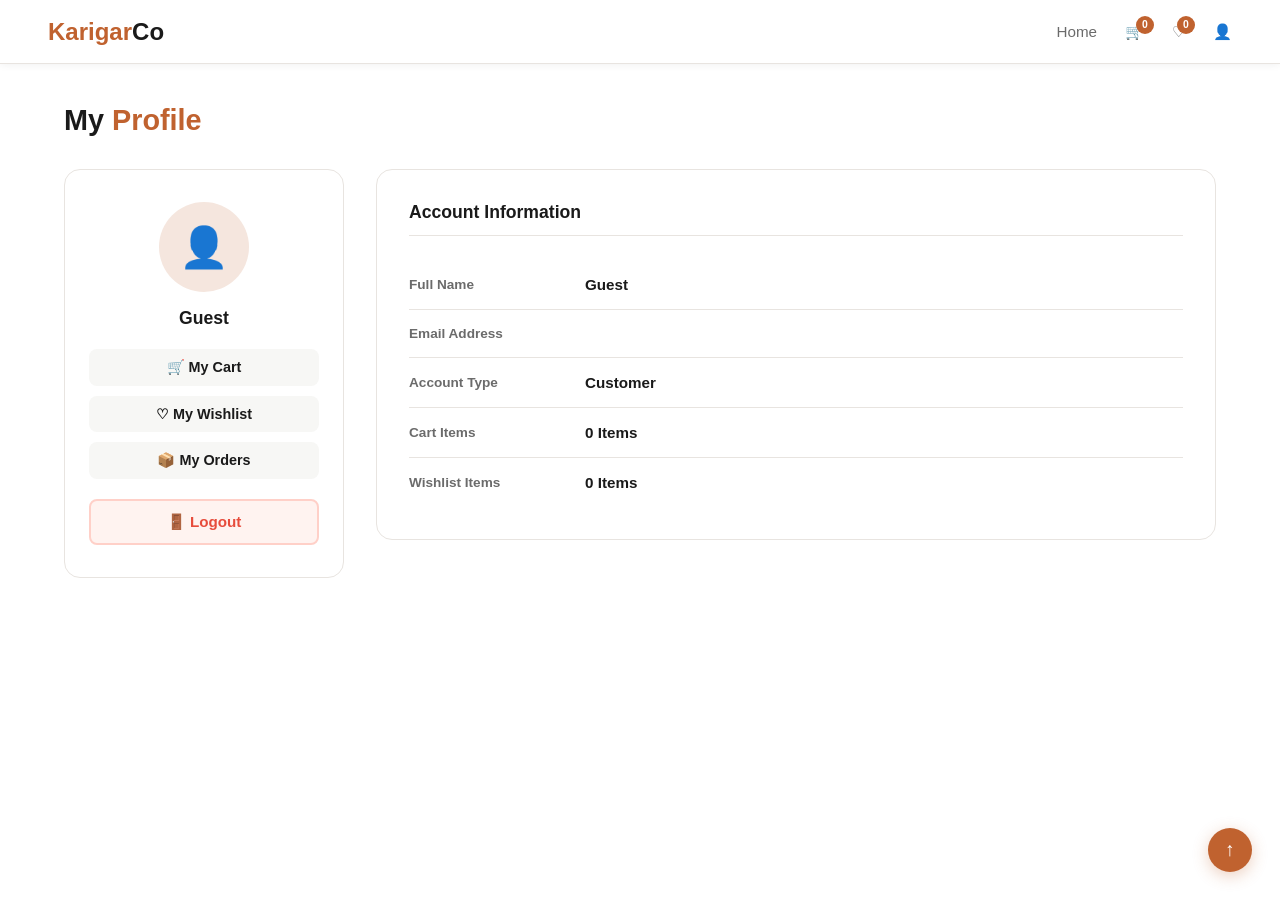
<file: profile.html>
<!DOCTYPE html>
<html lang="en">
<head>
  <meta charset="UTF-8" />
  <meta name="viewport" content="width=device-width, initial-scale=1.0"/>
  <title>KarigarCo — Profile</title>
  <link rel="stylesheet" href="style.css" />
</head>
<body>

<!-- NAVBAR -->
<nav class="navbar">
  <div class="nav-logo"><a href="home.html"><span>Karigar</span>Co</a></div>
  <div class="nav-links">
    <a href="home.html">Home</a>
    <a href="cart.html" class="nav-icon">🛒<span class="badge" id="cartBadge">0</span></a>
    <a href="wishlist.html" class="nav-icon">♡<span class="badge" id="wishBadge">0</span></a>
    <a href="profile.html" class="nav-icon">👤</a>
  </div>
</nav>

<div class="page-wrap">
  <h1 class="page-title">My <span>Profile</span></h1>

  <div class="profile-layout">

    <!-- LEFT CARD -->
    <div class="profile-card">
      <div class="profile-avatar">👤</div>
      <!-- filled by loadProfile() -->
      <h3 id="profName">—</h3>
      <p id="profEmail">—</p>
      <div class="profile-links">
        <a href="cart.html">🛒 My Cart</a>
        <a href="wishlist.html">♡ My Wishlist</a>
        <a href="order.html">📦 My Orders</a>
      </div>
      <a href="index.html" class="logout-btn" onclick="logout(); return false;">🚪 Logout</a>
    </div>

    <!-- RIGHT INFO BOX -->
    <div class="profile-info-box">
      <h3>Account Information</h3>
      <div class="info-row">
        <span class="info-label">Full Name</span>
        <span class="info-value" id="infoName">—</span>
      </div>
      <div class="info-row">
        <span class="info-label">Email Address</span>
        <span class="info-value" id="infoEmail">—</span>
      </div>
      <div class="info-row">
        <span class="info-label">Account Type</span>
        <span class="info-value">Customer</span>
      </div>
      <div class="info-row">
        <span class="info-label">Cart Items</span>
        <span class="info-value" id="infoCart">0</span>
      </div>
      <div class="info-row">
        <span class="info-label">Wishlist Items</span>
        <span class="info-value" id="infoWish">0</span>
      </div>
    </div>

  </div>
</div>

<a href="#" class="scroll-top" id="scrollTop">↑</a>
<script src="script.js"></script>
<script>
  // fill profile from localStorage
  var u = JSON.parse(localStorage.getItem('user') || '{}');
  var n = u.name  || 'Guest';
  var e = u.email || '';

  document.getElementById('profName').textContent  = n;
  document.getElementById('profEmail').textContent = e;
  document.getElementById('infoName').textContent  = n;
  document.getElementById('infoEmail').textContent = e;
  document.getElementById('infoCart').textContent  = getCart().length + ' Items';
  document.getElementById('infoWish').textContent  = getWish().length + ' Items';
  updateBadges();
</script>
</body>
</html>
</file>
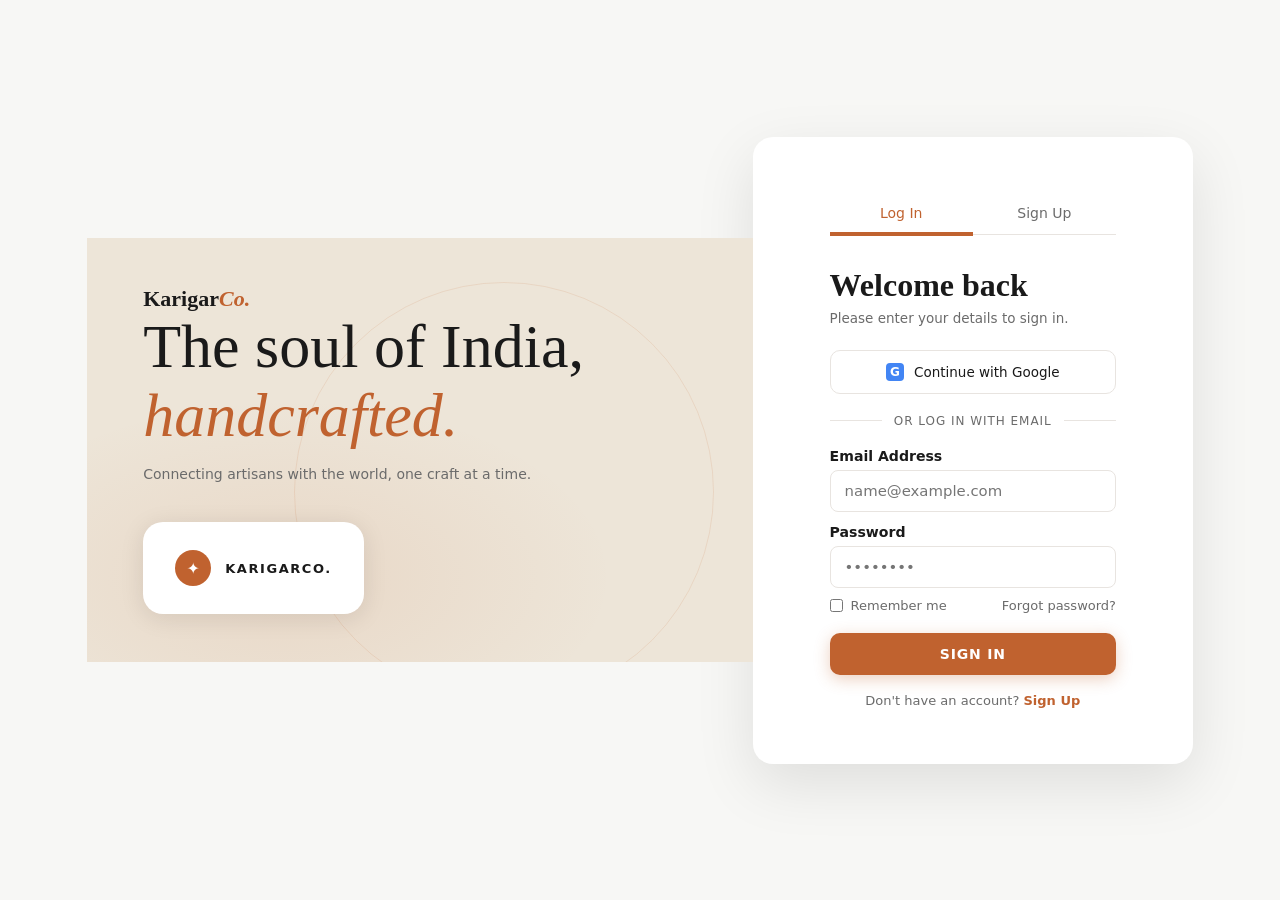
<file: role-select.html>
<!DOCTYPE html>
<html lang="en">
<head>
  <meta charset="UTF-8" />
  <meta name="viewport" content="width=device-width, initial-scale=1.0"/>
  <title>KarigarCo — Choose Your Role</title>
  <link rel="stylesheet" href="style.css" />
</head>
<body>

<nav class="navbar">
  <div class="nav-logo"><span>Karigar</span>Co</div>
  <div class="nav-links">
    <a href="#" onclick="logout(); return false;">Logout</a>
  </div>
</nav>

<div class="role-select-page">
  <h1 class="role-select-title">How would you like to use <span>KarigarCo</span>?</h1>
  <p class="role-select-sub">Choose your path — you can always switch later by logging in again.</p>

  <div class="role-cards">
    <div class="role-card" onclick="pickRole('buyer')">
      <div class="role-card-icon">🛍</div>
      <h2>I'm a Buyer</h2>
      <p>Browse and buy handmade products</p>
    </div>
    <div class="role-card" onclick="pickRole('seller')">
      <div class="role-card-icon">🏪</div>
      <h2>I'm a Seller</h2>
      <p>List your handmade products for sale</p>
    </div>
  </div>
</div>

<script src="script.js"></script>
<script>
  if (!localStorage.getItem('loggedIn')) {
    window.location.href = 'index.html';
  }
  function pickRole(role) {
    localStorage.setItem('kc_role', role);
    if (role === 'buyer') {
      window.location.href = 'home.html';
    } else {
      window.location.href = 'seller.html';
    }
  }
</script>
</body>
</html>
</file>
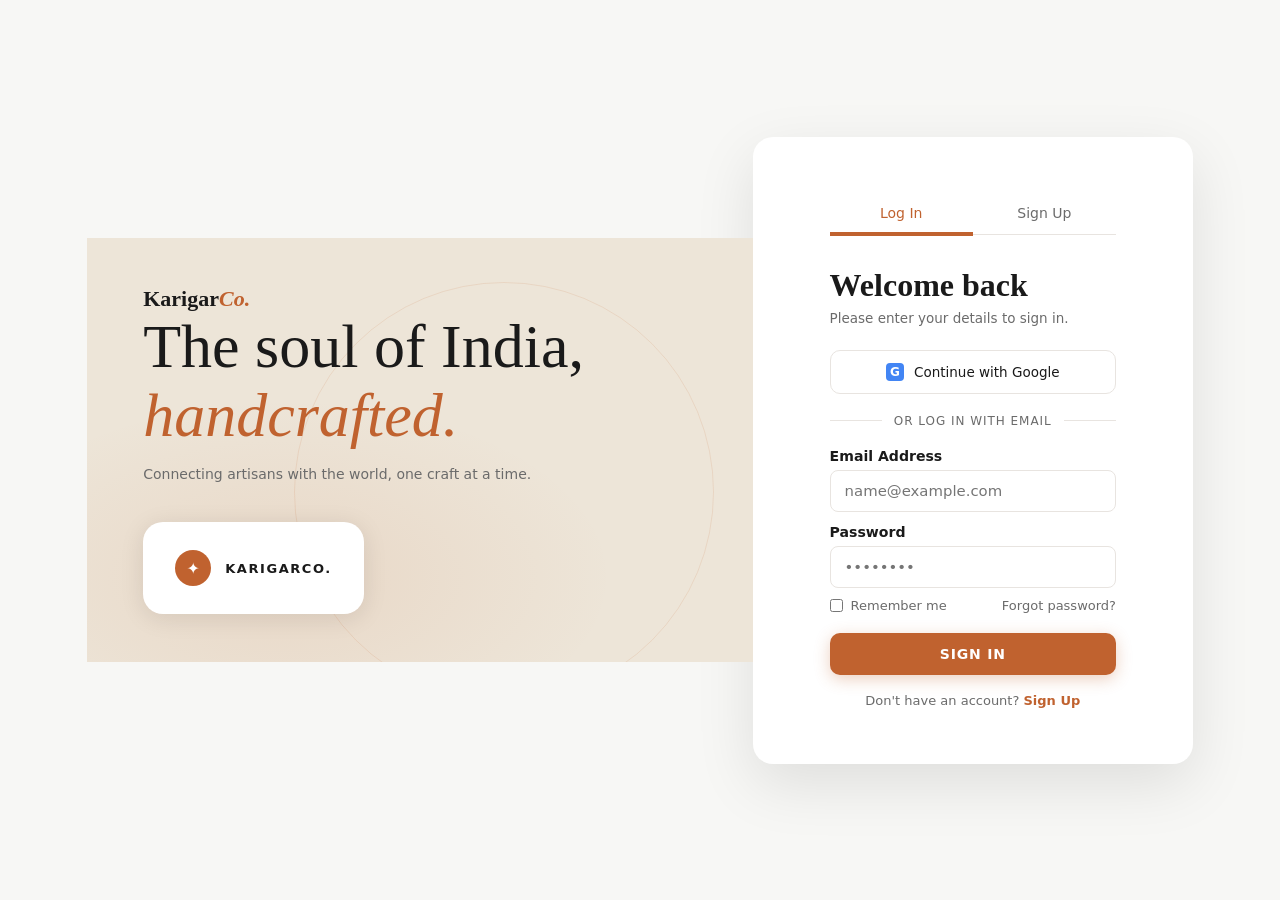
<file: seller.html>
<!DOCTYPE html>
<html lang="en">
<head>
  <meta charset="UTF-8" />
  <meta name="viewport" content="width=device-width, initial-scale=1.0"/>
  <title>KarigarCo — Seller Dashboard</title>
  <link rel="stylesheet" href="style.css" />
</head>
<body>

<nav class="navbar">
  <div class="nav-logo"><span>Karigar</span>Co</div>
</nav>

<div class="seller-wrap">
  <aside class="seller-sidebar">
    <h3 class="seller-side-title">Seller Dashboard</h3>
    <nav class="seller-nav">
      <a href="#" class="active" data-view="dashboard" onclick="showView('dashboard',this);return false;">Dashboard</a>
      <a href="#" data-view="add" onclick="showView('add',this);return false;">Add Product</a>
      <a href="#" data-view="listings" onclick="showView('listings',this);return false;">My Listings</a>
      <a href="#" onclick="sellerLogout();return false;">Logout</a>
    </nav>
  </aside>

  <main class="seller-main">
    <h1 class="page-title">Seller Dashboard</h1>

    <!-- Dashboard -->
    <div id="view-dashboard" class="seller-view">
      <p class="seller-welcome">Welcome back, <span id="welcomeName"></span></p>
      <div class="seller-stats">
        <div class="seller-stat-card">
          <div class="seller-stat-val" id="statListings">0</div>
          <p class="seller-stat-label">Total Listings</p>
        </div>
        <div class="seller-stat-card">
          <div class="seller-stat-val" id="statViews">0</div>
          <p class="seller-stat-label">Total Views</p>
        </div>
        <div class="seller-stat-card">
          <div class="seller-stat-val" id="statActive">0</div>
          <p class="seller-stat-label">Active Products</p>
        </div>
      </div>
      <h3 class="seller-section-h">Recent Listings</h3>
      <div class="seller-table-wrap">
        <table class="seller-table">
          <thead>
            <tr>
              <th>Name</th>
              <th>Category</th>
              <th>Price</th>
              <th>Actions</th>
            </tr>
          </thead>
          <tbody id="recentTableBody"></tbody>
        </table>
      </div>
      <p id="recentEmpty" class="seller-empty" hidden>Add your first product</p>
    </div>

    <!-- Add Product -->
    <div id="view-add" class="seller-view" hidden>
      <h3 class="seller-section-h">Add Product</h3>
      <p id="addSuccess" class="seller-success" hidden>Product added successfully</p>
      <form id="addProductForm" class="seller-form" onsubmit="submitProduct(event)">
        <div class="form-group">
          <label for="prodName">Product Name</label>
          <input type="text" id="prodName" required placeholder="Product Name" />
        </div>
        <div class="form-group">
          <label for="prodCat">Category</label>
          <select id="prodCat" required>
            <option value="" disabled selected>Select Category</option>
            <option value="Pottery">Pottery</option>
            <option value="Textiles">Textiles</option>
            <option value="Jewelry">Jewelry</option>
            <option value="Wooden">Wooden</option>
            <option value="Paintings">Paintings</option>
            <option value="Candles">Candles</option>
          </select>
        </div>
        <div class="form-group">
          <label for="prodPrice">Price</label>
          <input type="number" id="prodPrice" min="1" required placeholder="Price" />
        </div>
        <div class="form-group">
          <label for="prodDesc">Description</label>
          <textarea id="prodDesc" rows="4" required placeholder="Description"></textarea>
        </div>
        <div class="form-group">
          <label for="prodImg">Upload Photo</label>
          <input type="file" id="prodImg" accept="image/*" required />
        </div>
        <button type="submit" class="btn btn-solid">Submit</button>
      </form>
    </div>

    <!-- My Listings -->
    <div id="view-listings" class="seller-view" hidden>
      <h3 class="seller-section-h">My Listings</h3>
      <div id="listingsGrid" class="seller-listings-grid"></div>
      <p id="listingsEmpty" class="seller-empty" hidden>No products yet</p>
    </div>
  </main>
</div>

<script src="script.js"></script>
<script>
  var sellerName = '';

  if (!localStorage.getItem('loggedIn')) {
    window.location.href = 'index.html';
  } else if (localStorage.getItem('kc_role') !== 'seller') {
    window.location.href = 'role-select.html';
  }

  sellerName = getSellerName();

  function myProducts() {
    var all = getKcProducts();
    var out = [];
    for (var i = 0; i < all.length; i++) {
      if (all[i].sellerName === sellerName) out.push(all[i]);
    }
    return out;
  }

  function showView(name, linkEl) {
    var views = document.querySelectorAll('.seller-view');
    for (var i = 0; i < views.length; i++) views[i].hidden = true;
    document.getElementById('view-' + name).hidden = false;

    var links = document.querySelectorAll('.seller-nav a[data-view]');
    for (var j = 0; j < links.length; j++) links[j].classList.remove('active');
    if (linkEl) linkEl.classList.add('active');

    if (name === 'dashboard') renderDashboard();
    if (name === 'listings') renderListings();
  }

  function renderDashboard() {
    var list = myProducts();
    document.getElementById('statListings').textContent = list.length;
    document.getElementById('statActive').textContent = list.length;

    var views = 0;
    for (var i = 0; i < list.length; i++) views += (list[i].views || 0);
    document.getElementById('statViews').textContent = views;

    var nameEl = document.getElementById('welcomeName');
    if (nameEl) nameEl.textContent = sellerName;

    var tbody = document.getElementById('recentTableBody');
    var empty = document.getElementById('recentEmpty');
    if (!list.length) {
      tbody.innerHTML = '';
      empty.hidden = false;
      return;
    }
    empty.hidden = true;

    var sorted = list.slice().sort(function (a, b) {
      return new Date(b.addedAt) - new Date(a.addedAt);
    });
    var recent = sorted.slice(0, 3);
    var html = '';
    for (var r = 0; r < recent.length; r++) {
      var p = recent[r];
      html += '<tr><td>' + p.name + '</td><td>' + p.category + '</td><td>₹' + (parseInt(p.price, 10) || 0).toLocaleString('en-IN') + '</td><td>—</td></tr>';
    }
    tbody.innerHTML = html;
  }

  function renderListings() {
    var list = myProducts();
    var grid = document.getElementById('listingsGrid');
    var empty = document.getElementById('listingsEmpty');
    if (!list.length) {
      grid.innerHTML = '';
      empty.hidden = false;
      return;
    }
    empty.hidden = true;
    var html = '';
    for (var i = 0; i < list.length; i++) {
      var p = list[i];
      html += '<div class="seller-listing-card">'
        + '<img src="' + p.image + '" alt="' + p.name + '" />'
        + '<div class="seller-listing-info">'
        + '<h4>' + p.name + '</h4>'
        + '<span class="cat-tag">' + p.category + '</span>'
        + '<div class="price">₹' + (parseInt(p.price, 10) || 0).toLocaleString('en-IN') + '</div>'
        + '<button type="button" class="btn btn-outline seller-del-btn" onclick="deleteProduct(' + p.id + ')">Delete</button>'
        + '</div></div>';
    }
    grid.innerHTML = html;
  }

  function deleteProduct(id) {
    if (!confirm('Delete this product?')) return;
    var all = getKcProducts();
    var next = [];
    for (var i = 0; i < all.length; i++) {
      if (all[i].id !== id) next.push(all[i]);
    }
    saveKcProducts(next);
    renderListings();
    renderDashboard();
  }

  function submitProduct(e) {
    e.preventDefault();
    var name = document.getElementById('prodName').value.trim();
    var cat = document.getElementById('prodCat').value;
    var price = document.getElementById('prodPrice').value;
    var desc = document.getElementById('prodDesc').value.trim();
    var fileIn = document.getElementById('prodImg');
    if (!name || !cat || !price || !desc || !fileIn.files.length) {
      alert('Please fill all fields');
      return;
    }

    var file = fileIn.files[0];
    var reader = new FileReader();
    reader.onload = function (ev) {
      var b64 = ev.target.result;
      if (b64.length > 500000) {
        alert('Image too large. Please use a smaller image.');
        return;
      }
      var prod = {
        id: Date.now(),
        name: name,
        category: cat,
        price: parseInt(price, 10),
        description: desc,
        image: b64,
        sellerName: sellerName,
        addedAt: new Date().toISOString(),
        views: 0
      };
      var arr = getKcProducts();
      arr.push(prod);
      saveKcProducts(arr);

      document.getElementById('addSuccess').hidden = false;
      document.getElementById('addProductForm').reset();
      renderDashboard();
      window.setTimeout(function () {
        document.getElementById('addSuccess').hidden = true;
      }, 4000);
    };
    reader.readAsDataURL(file);
  }

  function sellerLogout() {
    localStorage.removeItem('kc_role');
    window.location.href = 'index.html';
  }

  document.addEventListener('DOMContentLoaded', function () {
    // Clean up multilingual state from localStorage
    localStorage.removeItem('kc_seller_lang');
    localStorage.removeItem('kc_trans_hi');
    localStorage.removeItem('kc_trans_pa');
    localStorage.removeItem('kc_trans_ta');
    localStorage.removeItem('kc_trans_te');
    localStorage.removeItem('kc_trans_bn');
    localStorage.removeItem('kc_trans_mr');
    localStorage.removeItem('kc_trans_gu');
    localStorage.removeItem('kc_trans_kn');

    renderDashboard();
  });
</script>
</body>
</html>
</file>
<file: style.css>
* { margin: 0; padding: 0; box-sizing: border-box; }

/* Ensure the HTML `hidden` attribute always works */
[hidden] { display: none !important; }

:root {
  --terra: #C0622F;
  --terra-dark: #a04f22;
  --terra-light: #f5e6de;
  --navy: #1B3A6B;
  --black: #1a1a1a;
  --gray: #6b6b6b;
  --light: #f7f7f5;
  --white: #ffffff;
  --border: #e8e4e0;
  --muted: #7a746f;
  --shadow-sm: 0 6px 18px rgba(28, 22, 18, 0.08);
  --shadow-md: 0 14px 40px rgba(28, 22, 18, 0.14);

  /* 8px spacing scale */
  --s1: 8px;
  --s2: 16px;
  --s3: 24px;
  --s4: 32px;
  --s5: 40px;
  --s6: 48px;
}

body { font-family: 'Segoe UI', sans-serif; color: var(--black); background: var(--white); text-rendering: optimizeLegibility; }
a { text-decoration: none; color: inherit; }
img { display: block; }

/* ===== NAVBAR ===== */
.navbar {
  display: flex; align-items: center; justify-content: space-between;
  padding: 0 48px; height: 64px; background: var(--white);
  border-bottom: 1px solid var(--border); position: sticky; top: 0; z-index: 100;
  box-shadow: 0 1px 8px rgba(0,0,0,0.06);
}
.nav-logo { font-size: 1.5rem; font-weight: 700; color: var(--black); }
.nav-logo span { color: var(--terra); }
.nav-links { display: flex; align-items: center; gap: 28px; }
.nav-links a { font-size: 0.95rem; font-weight: 500; color: var(--gray); transition: color 0.2s; }
.nav-links a:hover { color: var(--terra); }
.nav-icon { position: relative; font-size: 1.3rem; display: flex; align-items: center; }
.badge {
  position: absolute; top: -7px; right: -10px;
  background: var(--terra); color: #fff; font-size: 0.65rem; font-weight: 700;
  width: 18px; height: 18px; border-radius: 50%;
  display: flex; align-items: center; justify-content: center;
}
.badge.pulse { animation: badgePulse 340ms ease-out; transform-origin: center; }
@keyframes badgePulse {
  0% { transform: scale(1); box-shadow: 0 0 0 rgba(192,98,47,0); }
  50% { transform: scale(1.22); box-shadow: 0 0 0 8px rgba(192,98,47,0.16); }
  100% { transform: scale(1); box-shadow: 0 0 0 rgba(192,98,47,0); }
}

/* ===== BUTTONS ===== */
.btn {
  display: inline-flex; align-items: center; justify-content: center; gap: 8px;
  padding: 11px 26px; border-radius: 10px; font-size: 0.92rem;
  font-weight: 600; cursor: pointer; border: 2px solid transparent;
  transition: transform 220ms ease, box-shadow 220ms ease, background 220ms ease, border-color 220ms ease, color 220ms ease;
  font-family: 'Segoe UI', sans-serif;
  will-change: transform;
  user-select: none;
}
.btn-outline { background: transparent; border-color: rgba(192,98,47,0.6); color: var(--terra); }
.btn-outline:hover { background: rgba(192,98,47,0.08); border-color: var(--terra); transform: translateY(-1px); box-shadow: var(--shadow-sm); }
.btn-solid { background: var(--terra); color: #fff; border-color: var(--terra); box-shadow: 0 10px 26px rgba(192,98,47,0.22); }
.btn-solid:hover { background: var(--terra-dark); border-color: var(--terra-dark); transform: translateY(-1px) scale(1.01); box-shadow: 0 14px 34px rgba(192,98,47,0.26); }
.btn:active { transform: translateY(0px) scale(0.98); box-shadow: none; }
.btn:focus-visible { outline: 3px solid rgba(192,98,47,0.22); outline-offset: 2px; }
.btn-full { width: 100%; padding: 13px; font-size: 1rem; }
.btn-gray { background: var(--light); color: var(--black); border-color: var(--border); }
.btn-gray:hover { background: var(--border); }
.btn.is-added {
  background: #1f9d57;
  border-color: #1f9d57;
  box-shadow: 0 12px 28px rgba(31,157,87,0.22);
}

/* ===== HERO ===== */
.hero {
  display: grid; grid-template-columns: 1fr 1fr;
  align-items: center; gap: 48px; padding: 72px 80px; background: var(--light);
}
.hero-text h1 { font-size: 2.9rem; font-weight: 900; letter-spacing: -0.02em; line-height: 1.1; margin-bottom: 16px; color: #121212; }
.hero-text h1 em { color: var(--terra); font-style: italic; }
.hero-text p { font-size: 1.05rem; color: var(--muted); margin-bottom: 32px; line-height: 1.7; }
.hero-btns { display: flex; gap: 16px; flex-wrap: wrap; }
.hero-img { border-radius: 20px; overflow: hidden; box-shadow: 0 16px 48px rgba(0,0,0,0.12); }
.hero-img img { width: 100%; height: 380px; object-fit: cover; }

/* ===== STATS ===== */
.stats { padding: 0 80px; margin-top: -18px; }
.stats-wrap {
  max-width: 1200px;
  margin: 0 auto;
  background: #fff;
  border: 1px solid var(--border);
  border-radius: 18px;
  padding: 18px;
  display: grid;
  grid-template-columns: repeat(3, minmax(0, 1fr));
  gap: 14px;
  box-shadow: var(--shadow-sm);
}
.stat { padding: 14px 16px; border-radius: 14px; background: linear-gradient(180deg, rgba(245,230,222,0.55), rgba(255,255,255,0)); border: 1px solid rgba(232,228,224,0.75); }
.stat-val { font-size: 1.55rem; font-weight: 900; letter-spacing: -0.01em; color: #14110f; }
.stat-label { margin-top: 4px; color: var(--muted); font-weight: 600; font-size: 0.9rem; }
.stat-label .plus { color: var(--terra); font-weight: 900; }

/* ===== SEARCH ===== */
.search-section { padding: 48px 80px 0; }
.search-wrap {
  max-width: 640px; margin: 0 auto;
  display: flex; border: 2px solid var(--border); border-radius: 50px;
  overflow: hidden; background: #fff; box-shadow: 0 2px 12px rgba(0,0,0,0.07);
}
.search-wrap input {
  flex: 1; padding: 14px 24px; border: none; outline: none;
  font-size: 0.95rem; font-family: inherit; color: var(--black);
}
.search-wrap button {
  background: var(--terra); border: none; padding: 0 24px;
  color: #fff; font-size: 1.1rem; cursor: pointer; transition: background 0.2s;
}
.search-wrap button:hover { background: var(--terra-dark); }

/* ===== SECTIONS ===== */
.section { padding: 72px 80px; }
.section-title { font-size: 1.7rem; font-weight: 900; letter-spacing: -0.01em; margin-bottom: 10px; color: #14110f; }
.section-title span { color: var(--terra); }
.section-sub { color: var(--muted); font-size: 0.98rem; margin-bottom: 32px; }

/* ===== CATEGORY PILLS ===== */
.cat-pills { display: flex; gap: 12px; flex-wrap: wrap; margin-bottom: 36px; }
.pill {
  padding: 8px 20px; border-radius: 50px; font-size: 0.88rem; font-weight: 600;
  border: 2px solid var(--border); background: #fff; color: var(--gray);
  cursor: pointer; transition: all 0.2s; text-decoration: none; display: inline-block;
}
.pill:hover { background: var(--terra); color: #fff; border-color: var(--terra); }

/* ===== PRODUCT GRID ===== */
.product-grid { display: grid; grid-template-columns: repeat(4, minmax(0, 1fr)); gap: 24px; }

/* ===== PRODUCT CARD ===== */
.card {
  background: #fff; border-radius: 16px; border: 1px solid var(--border);
  overflow: hidden; transition: transform 0.22s, box-shadow 0.22s; position: relative;
}
.card:hover { transform: translateY(-6px); box-shadow: 0 12px 36px rgba(28, 22, 18, 0.14), 0 10px 26px rgba(192,98,47,0.10); }
.card-img { position: relative; overflow: hidden; }
.card-img img { width: 100%; height: 220px; object-fit: cover; transition: transform 260ms ease; transform-origin: center; }
.card:hover .card-img img { transform: scale(1.08); }
.wish-btn {
  position: absolute; top: 12px; right: 12px; width: 34px; height: 34px;
  border-radius: 50%; background: #fff; display: flex; align-items: center;
  justify-content: center; font-size: 1.1rem; border: none; cursor: pointer;
  box-shadow: 0 2px 10px rgba(0,0,0,0.12); color: #bbb;
  transition: transform 220ms ease, box-shadow 220ms ease, color 220ms ease, background 220ms ease;
  will-change: transform;
}
.wish-btn:hover { color: var(--terra); transform: translateY(-1px) scale(1.05); box-shadow: 0 10px 26px rgba(28,22,18,0.14); }
.wish-btn.is-wished { color: var(--terra); background: rgba(245,230,222,0.9); }
.wish-btn:active { transform: scale(0.96); }
.card-body { padding: 16px; }
.cat-tag {
  display: inline-block; font-size: 0.7rem; font-weight: 700;
  letter-spacing: 0.08em; color: var(--terra); background: var(--terra-light);
  padding: 3px 10px; border-radius: 20px; margin-bottom: 8px; text-transform: uppercase;
}
.card-title { font-size: 1.08rem; font-weight: 900; letter-spacing: -0.01em; margin-bottom: 8px; color: #14110f; }
.card-desc { font-size: 0.88rem; color: rgba(26,26,26,0.62); line-height: 1.55; margin-bottom: 14px; }
.card-meta { display: flex; align-items: center; justify-content: space-between; margin-bottom: 14px; }
.stars { color: #f5a623; font-size: 0.88rem; }
.rating-val { font-size: 0.8rem; color: var(--gray); margin-left: 4px; }
.price { font-size: 1.25rem; font-weight: 900; letter-spacing: -0.01em; }
.card-actions { display: flex; gap: 8px; }
.card-actions .btn { flex: 1; padding: 9px 0; font-size: 0.82rem; }

/* ===== ABOUT SECTION ===== */
.about-section {
  background: var(--terra-light); border-radius: 24px; margin: 0 80px 60px;
  padding: 60px; display: grid; grid-template-columns: 1fr 1fr; gap: 60px; align-items: center;
}
.about-text h2 { font-size: 2rem; font-weight: 800; margin-bottom: 16px; }
.about-text h2 span { color: var(--terra); }
.about-text p { color: var(--gray); line-height: 1.8; margin-bottom: 14px; font-size: 0.97rem; }
.about-img img { width: 100%; border-radius: 16px; object-fit: cover; height: 340px; }

/* ===== FOOTER ===== */
footer { background: var(--black); color: #ccc; padding: 56px 80px 28px; }
.footer-grid { display: grid; grid-template-columns: 2fr 1fr 1fr 1.5fr; gap: 40px; margin-bottom: 40px; }
.footer-brand .logo { font-size: 1.4rem; font-weight: 700; color: #fff; margin-bottom: 12px; }
.footer-brand .logo span { color: var(--terra); }
.footer-brand p { font-size: 0.88rem; line-height: 1.7; color: #999; }
.footer-col h4 { color: #fff; font-size: 0.95rem; font-weight: 700; margin-bottom: 16px; }
.footer-col a { display: block; font-size: 0.87rem; color: #999; margin-bottom: 10px; transition: color 0.2s; }
.footer-col a:hover { color: var(--terra); }
.footer-col p { font-size: 0.87rem; color: #999; margin-bottom: 8px; }
.footer-bottom { border-top: 1px solid #333; padding-top: 20px; text-align: center; font-size: 0.82rem; color: #666; }

/* ===== AUTH PAGE ===== */
.auth-page {
  min-height: 100vh; display: flex; align-items: center; justify-content: center;
  background: linear-gradient(135deg, var(--light) 0%, #ede0d8 100%);
}
.auth-box {
  background: #fff; border-radius: 20px; padding: 48px 44px;
  width: 100%; max-width: 440px; box-shadow: 0 20px 60px rgba(0,0,0,0.1);
}
.auth-logo { text-align: center; font-size: 1.8rem; font-weight: 800; margin-bottom: 6px; }
.auth-logo span { color: var(--terra); }
.auth-sub { text-align: center; color: var(--gray); font-size: 0.9rem; margin-bottom: 28px; }

/* CSS-only tab switching using :has() and radio inputs */
.tab-radio { display: none; }
.auth-tabs { display: flex; border-bottom: 2px solid var(--border); margin-bottom: 28px; }
.auth-tab-label {
  flex: 1; text-align: center; padding: 12px; font-weight: 600; font-size: 0.95rem;
  color: var(--gray); border-bottom: 3px solid transparent; margin-bottom: -2px;
  cursor: pointer; transition: all 0.2s; display: block;
}
#tab-login:checked ~ .auth-tabs label[for="tab-login"],
#tab-signup:checked ~ .auth-tabs label[for="tab-signup"] {
  color: var(--terra); border-bottom-color: var(--terra);
}
.tab-panel { display: none; flex-direction: column; gap: 16px; }
#tab-login:checked ~ .panels #panel-login { display: flex; }
#tab-signup:checked ~ .panels #panel-signup { display: flex; }

.form-group { display: flex; flex-direction: column; gap: 6px; }
.form-group label { font-size: 0.88rem; font-weight: 600; color: var(--black); }
.form-group input, .form-group select, .form-group textarea {
  padding: 11px 14px; border: 1.5px solid var(--border); border-radius: 8px;
  font-size: 0.93rem; font-family: inherit; outline: none; transition: border-color 0.2s; color: var(--black);
}
.form-group input:focus, .form-group select:focus, .form-group textarea:focus { border-color: var(--terra); }
.form-hint { font-size: 0.8rem; color: var(--gray); text-align: center; margin-top: 4px; }
.form-hint a { color: var(--terra); font-weight: 600; }

/* ===== PRODUCT DETAIL PAGE ===== */
.product-detail {
  display: grid; grid-template-columns: 1fr 1fr; gap: 56px;
  padding: 48px 80px; max-width: 1200px; margin: 0 auto;
}
.product-main-img { border-radius: 20px; overflow: hidden; border: 1px solid var(--border); }
.product-main-img img { width: 100%; height: 460px; object-fit: cover; }
.product-info { padding-top: 8px; }
.product-info .cat-tag { margin-bottom: 12px; }
.product-info h1 { font-size: 1.8rem; font-weight: 800; margin-bottom: 12px; line-height: 1.3; }
.product-stars { display: flex; align-items: center; gap: 8px; margin-bottom: 16px; }
.product-stars .stars { font-size: 1.1rem; }
.product-stars span { color: var(--gray); font-size: 0.9rem; }
.product-price { font-size: 2rem; font-weight: 800; color: var(--terra); margin-bottom: 20px; }
.product-desc { color: var(--gray); line-height: 1.8; font-size: 0.97rem; margin-bottom: 28px; }
.product-actions { display: flex; flex-direction: column; gap: 12px; }
.product-actions-row { display: flex; gap: 12px; }
.product-actions-row .btn { flex: 1; }

/* ===== REVIEWS ===== */
.reviews-section { padding: 0 80px 60px; max-width: 1200px; margin: 0 auto; }
.reviews-title { font-size: 1.3rem; font-weight: 700; margin-bottom: 24px; padding-bottom: 12px; border-bottom: 2px solid var(--border); }
.review-list { display: flex; flex-direction: column; gap: 20px; margin-bottom: 40px; }
.review-card { background: var(--light); border-radius: 12px; padding: 20px; border: 1px solid var(--border); }
.review-header { display: flex; align-items: center; justify-content: space-between; margin-bottom: 8px; }
.reviewer-name { font-weight: 700; font-size: 0.95rem; }
.review-stars { color: #f5a623; font-size: 0.9rem; }
.review-text { color: var(--gray); font-size: 0.9rem; line-height: 1.6; }
.review-form { background: var(--light); border-radius: 16px; padding: 28px; border: 1px solid var(--border); }
.review-form h3 { font-size: 1.1rem; font-weight: 700; margin-bottom: 20px; }
.review-form .form-group { margin-bottom: 14px; }

/* ===== CART PAGE ===== */
.cart-layout { display: grid; grid-template-columns: 1fr 360px; gap: 32px; align-items: start; }
.cart-items { display: flex; flex-direction: column; gap: 16px; }
.cart-item {
  display: grid; grid-template-columns: 100px 1fr auto;
  gap: 20px; align-items: center;
  background: #fff; border: 1px solid var(--border); border-radius: 14px; padding: 16px;
}
.cart-item img { width: 100px; height: 100px; object-fit: cover; border-radius: 10px; }
.cart-item-info h4 { font-weight: 700; margin-bottom: 4px; }
.cart-item-info .cat-tag { margin-bottom: 8px; }
.cart-item-price { font-size: 1.1rem; font-weight: 800; text-align: right; }

/* ===== ORDER SUMMARY ===== */
.order-summary {
  background: #fff; border: 1px solid var(--border); border-radius: 16px;
  padding: 24px; position: sticky; top: 80px;
}
.order-summary h3 { font-size: 1.1rem; font-weight: 700; margin-bottom: 20px; padding-bottom: 12px; border-bottom: 1px solid var(--border); }
.summary-row { display: flex; justify-content: space-between; margin-bottom: 12px; font-size: 0.93rem; color: var(--gray); }
.summary-row.total { font-weight: 800; font-size: 1.1rem; color: var(--black); border-top: 1px solid var(--border); padding-top: 14px; margin-top: 4px; }
.summary-row.free { color: #27ae60; font-weight: 600; }

/* ===== EMPTY STATE ===== */
.empty-state { text-align: center; padding: 80px 24px; display: flex; flex-direction: column; align-items: center; gap: 16px; }
.empty-icon { font-size: 4rem; margin-bottom: 8px; }
.empty-state h3 { font-size: 1.4rem; font-weight: 700; }
.empty-state p { color: var(--muted); font-size: 0.95rem; }

/* ===== SKELETON LOADER (home products) ===== */
.skeleton { position: relative; overflow: hidden; background: #fff; border: 1px solid var(--border); border-radius: 16px; }
.skeleton::after {
  content: '';
  position: absolute;
  inset: 0;
  background: linear-gradient(90deg, rgba(245,245,245,0), rgba(240,236,232,0.9), rgba(245,245,245,0));
  transform: translateX(-60%);
  animation: shimmer 1100ms infinite;
}
@keyframes shimmer { 0% { transform: translateX(-60%); } 100% { transform: translateX(60%); } }
.skeleton .sk-img { height: 220px; background: #f2efec; }
.skeleton .sk-body { padding: 16px; display: grid; gap: 10px; }
.skeleton .sk-line { height: 12px; border-radius: 999px; background: #f0ece8; }
.skeleton .sk-line.w60 { width: 60%; }
.skeleton .sk-line.w40 { width: 40%; }
.skeleton .sk-line.w85 { width: 85%; }
.skeleton .sk-actions { display: grid; grid-template-columns: 1fr 1fr; gap: 8px; margin-top: 6px; }
.skeleton .sk-btn { height: 34px; border-radius: 10px; background: #f0ece8; }

/* ===== CHECKOUT PAGE ===== */
.checkout-layout { display: grid; grid-template-columns: 1fr 380px; gap: 32px; align-items: start; }
.checkout-form-box { background: #fff; border: 1px solid var(--border); border-radius: 16px; padding: 32px; }
.checkout-form-box h3 { font-size: 1.1rem; font-weight: 700; margin-bottom: 24px; }
.form-row { display: grid; grid-template-columns: 1fr 1fr; gap: 16px; }
.payment-options { display: flex; flex-direction: column; gap: 12px; margin-top: 8px; }
.payment-opt {
  display: flex; align-items: center; gap: 12px; padding: 14px 18px;
  border: 2px solid var(--border); border-radius: 10px; cursor: pointer;
  transition: border-color 0.2s; font-size: 0.93rem; font-weight: 600;
}
.payment-opt input[type="radio"] { accent-color: var(--terra); width: 16px; height: 16px; }
.payment-opt:has(input:checked) { border-color: var(--terra); background: var(--terra-light); }
.section-label { font-weight: 700; font-size: 1rem; margin: 20px 0 12px; }

/* ===== ORDER CONFIRM ===== */
.confirm-box { text-align: center; padding: 60px 32px; background: #fff; border: 1px solid var(--border); border-radius: 20px; }
.confirm-icon { font-size: 4rem; margin-bottom: 16px; }
.confirm-box h2 { font-size: 1.8rem; font-weight: 800; margin-bottom: 8px; }
.confirm-box p { color: var(--gray); margin-bottom: 8px; }
.order-id-display { font-size: 1.1rem; font-weight: 800; color: var(--terra); margin: 12px 0 28px; background: var(--terra-light); padding: 10px 20px; border-radius: 8px; display: inline-block; }

/* ===== ORDERS PAGE ===== */
.order-card {
  background: #fff;
  border: 1px solid var(--border);
  border-radius: 18px;
  padding: 22px;
  margin-bottom: 16px;
}
.order-head {
  display: flex;
  align-items: center;
  justify-content: space-between;
  gap: 16px;
  padding-bottom: 14px;
  margin-bottom: 16px;
  border-bottom: 1px solid var(--border);
}
.order-id { font-weight: 800; font-size: 1rem; }
.order-date { color: var(--gray); font-size: 0.85rem; margin-top: 4px; }
.order-total { font-weight: 900; font-size: 1.05rem; color: var(--terra); white-space: nowrap; }
.order-grid { display: grid; grid-template-columns: 1.2fr 0.8fr; gap: 18px; align-items: start; }
.order-items { display: flex; flex-direction: column; gap: 12px; }
.order-item {
  display: grid;
  grid-template-columns: 54px 1fr auto;
  gap: 12px;
  align-items: center;
  padding: 12px;
  border: 1px solid var(--border);
  border-radius: 14px;
  background: var(--light);
}
.order-item img { width: 54px; height: 54px; object-fit: cover; border-radius: 10px; }
.order-item-name { font-weight: 800; font-size: 0.92rem; }
.order-item-meta { color: var(--gray); font-size: 0.82rem; margin-top: 3px; }
.order-item-line { font-weight: 900; font-size: 0.92rem; white-space: nowrap; }
.order-address {
  border: 1px solid var(--border);
  border-radius: 14px;
  padding: 14px;
  background: #fff;
  color: var(--black);
  line-height: 1.7;
  font-size: 0.92rem;
}
.order-id-row { display: flex; align-items: center; gap: 10px; flex-wrap: wrap; }
.order-head-right { display: flex; flex-direction: column; align-items: flex-end; gap: 10px; }
.order-status {
  font-size: 0.72rem;
  font-weight: 700;
  letter-spacing: 0.06em;
  text-transform: uppercase;
  padding: 4px 10px;
  border-radius: 20px;
}
.order-status--placed { background: #e8f5e9; color: #2e7d32; }
.order-status--cancelled { background: #ffebee; color: #c62828; }
.order-cancelled-date { color: var(--gray); font-size: 0.82rem; margin-top: 6px; }
.order-card--cancelled { opacity: 0.92; background: #fafafa; }
.order-card--cancelled .order-total { color: var(--gray); text-decoration: line-through; }
.btn-cancel-order {
  padding: 8px 16px;
  font-size: 0.82rem;
  font-weight: 600;
  font-family: inherit;
  color: #c62828;
  background: #fff;
  border: 1.5px solid #ffcdd2;
  border-radius: 8px;
  cursor: pointer;
  transition: background 0.2s, color 0.2s;
}
.btn-cancel-order:hover { background: #c62828; color: #fff; border-color: #c62828; }

/* ===== PROFILE PAGE ===== */
.profile-layout { display: grid; grid-template-columns: 280px 1fr; gap: 32px; align-items: start; }
.profile-card { background: #fff; border: 1px solid var(--border); border-radius: 16px; padding: 32px 24px; text-align: center; position: sticky; top: 80px; }
.profile-avatar { width: 90px; height: 90px; border-radius: 50%; background: var(--terra-light); display: flex; align-items: center; justify-content: center; font-size: 2.5rem; margin: 0 auto 16px; }
.profile-card h3 { font-weight: 700; font-size: 1.1rem; margin-bottom: 4px; }
.profile-card p { color: var(--gray); font-size: 0.88rem; margin-bottom: 20px; }
.profile-links { display: flex; flex-direction: column; gap: 10px; }
.profile-links a { padding: 10px 16px; border-radius: 8px; background: var(--light); font-size: 0.9rem; font-weight: 600; color: var(--black); transition: all 0.2s; display: block; }
.profile-links a:hover { background: var(--terra-light); color: var(--terra); }
.profile-info-box { background: #fff; border: 1px solid var(--border); border-radius: 16px; padding: 32px; }
.profile-info-box h3 { font-size: 1.1rem; font-weight: 700; margin-bottom: 24px; padding-bottom: 12px; border-bottom: 1px solid var(--border); }
.info-row { display: flex; align-items: center; padding: 16px 0; border-bottom: 1px solid var(--border); gap: 16px; }
.info-row:last-child { border-bottom: none; }
.info-label { font-size: 0.85rem; color: var(--gray); font-weight: 600; min-width: 160px; }
.info-value { font-size: 0.95rem; font-weight: 600; }
.logout-btn { display: block; width: 100%; padding: 12px; margin-top: 20px; background: #fff3f0; color: #e74c3c; border: 2px solid #ffd0c8; border-radius: 8px; font-weight: 700; font-size: 0.95rem; cursor: pointer; transition: all 0.2s; text-align: center; text-decoration: none; font-family: 'Segoe UI', sans-serif; }
.logout-btn:hover { background: #e74c3c; color: #fff; border-color: #e74c3c; }

/* ===== SCROLL TOP ===== */
.scroll-top { position: fixed; bottom: 28px; right: 28px; width: 44px; height: 44px; border-radius: 50%; background: var(--terra); color: #fff; font-size: 1.2rem; display: flex; align-items: center; justify-content: center; cursor: pointer; border: none; box-shadow: 0 4px 16px rgba(192,98,47,0.3); transition: all 0.2s; text-decoration: none; }
.scroll-top:hover { background: var(--terra-dark); transform: translateY(-3px); }

/* ===== PAGE WRAP ===== */
.page-wrap { max-width: 1200px; margin: 0 auto; padding: 40px 24px; }
.page-title { font-size: 1.8rem; font-weight: 800; margin-bottom: 32px; }
.page-title span { color: var(--terra); }

/* ===== RESPONSIVE ===== */
@media (max-width: 1024px) {
  .hero, .section { padding: 48px 40px; }
  .search-section { padding: 32px 40px 0; }
  .about-section { margin: 0 40px 48px; padding: 40px; }
  footer { padding: 48px 40px 24px; }
  .footer-grid { grid-template-columns: 1fr 1fr; }
  .product-detail { padding: 40px; }
  .reviews-section { padding: 0 40px 48px; }
  .stats { padding: 0 40px; }
}
/* ===== ROLE SELECT ===== */
.role-select-page {
  max-width: 900px;
  margin: 0 auto;
  padding: 72px 48px 80px;
  text-align: center;
}
.role-select-title {
  font-family: Cambria, Georgia, serif;
  font-size: 2rem;
  font-weight: 700;
  color: #1a2744;
  margin-bottom: 12px;
}
.role-select-title span { color: var(--terra); }
.role-select-sub {
  font-family: Calibri, 'Segoe UI', sans-serif;
  color: var(--gray);
  font-size: 1.05rem;
  margin-bottom: 48px;
}
.role-cards {
  display: grid;
  grid-template-columns: 1fr 1fr;
  gap: 28px;
}
.role-card {
  background: var(--white);
  border: 1px solid var(--border);
  border-radius: 20px;
  padding: 48px 32px;
  cursor: pointer;
  transition: transform 0.25s ease, box-shadow 0.25s ease;
  box-shadow: var(--shadow-sm);
}
.role-card:hover {
  transform: translateY(-8px);
  box-shadow: var(--shadow-md);
  border-color: rgba(192, 98, 47, 0.35);
}
.role-card-icon { font-size: 3rem; margin-bottom: 20px; }
.role-card h2 {
  font-family: Cambria, Georgia, serif;
  font-size: 1.5rem;
  color: #1a2744;
  margin-bottom: 10px;
}
.role-card p {
  font-family: Calibri, 'Segoe UI', sans-serif;
  color: var(--gray);
  font-size: 0.95rem;
}

/* ===== SELLER DASHBOARD ===== */
.seller-wrap {
  display: grid;
  grid-template-columns: 240px 1fr;
  min-height: calc(100vh - 64px);
}
.seller-sidebar {
  background: #1a2744;
  color: #fff;
  padding: 32px 20px;
  display: flex;
  flex-direction: column;
}
.seller-side-title {
  font-family: Cambria, Georgia, serif;
  font-size: 1.1rem;
  margin-bottom: 28px;
  padding-bottom: 16px;
  border-bottom: 1px solid rgba(255,255,255,0.15);
}
.seller-nav { display: flex; flex-direction: column; gap: 8px; }
.seller-nav a {
  padding: 12px 16px;
  border-radius: 10px;
  font-family: Calibri, 'Segoe UI', sans-serif;
  font-size: 0.95rem;
  font-weight: 600;
  color: rgba(255,255,255,0.75);
  transition: background 0.2s, color 0.2s;
}
.seller-nav a:hover,
.seller-nav a.active {
  background: var(--terra);
  color: #fff;
}
.seller-main {
  padding: 40px 48px;
  background: var(--light);
  font-family: Calibri, 'Segoe UI', sans-serif;
}
.seller-main .page-title {
  font-family: Cambria, Georgia, serif;
  color: #1a2744;
}
.seller-welcome {
  font-size: 1.15rem;
  color: #1a2744;
  margin-bottom: 28px;
  font-weight: 600;
}
.seller-stats {
  display: grid;
  grid-template-columns: repeat(3, 1fr);
  gap: 20px;
  margin-bottom: 36px;
}
.seller-stat-card {
  background: var(--white);
  border: 1px solid var(--border);
  border-radius: 14px;
  padding: 24px;
  box-shadow: var(--shadow-sm);
}
.seller-stat-val {
  font-family: Cambria, Georgia, serif;
  font-size: 2rem;
  font-weight: 700;
  color: var(--terra);
}
.seller-stat-label {
  margin-top: 8px;
  color: var(--gray);
  font-size: 0.9rem;
  font-weight: 600;
}
.seller-section-h {
  font-family: Cambria, Georgia, serif;
  font-size: 1.2rem;
  color: #1a2744;
  margin-bottom: 16px;
}
.seller-table-wrap {
  background: var(--white);
  border: 1px solid var(--border);
  border-radius: 12px;
  overflow: hidden;
}
.seller-table {
  width: 100%;
  border-collapse: collapse;
  font-size: 0.92rem;
}
.seller-table th,
.seller-table td {
  padding: 14px 18px;
  text-align: left;
  border-bottom: 1px solid var(--border);
}
.seller-table th {
  background: var(--terra-light);
  font-weight: 700;
  color: #1a2744;
}
.seller-form {
  max-width: 520px;
  background: var(--white);
  border: 1px solid var(--border);
  border-radius: 16px;
  padding: 32px;
}
.seller-form .form-group { margin-bottom: 18px; }
.seller-form label {
  display: block;
  font-weight: 600;
  margin-bottom: 8px;
  color: #1a2744;
}
.seller-form input,
.seller-form select,
.seller-form textarea {
  width: 100%;
  padding: 12px 14px;
  border: 1px solid var(--border);
  border-radius: 10px;
  font-family: inherit;
  font-size: 0.95rem;
}
.seller-success {
  background: #e8f5e9;
  color: #2e7d32;
  padding: 14px 18px;
  border-radius: 10px;
  margin-bottom: 20px;
  font-weight: 600;
}
.seller-empty { color: var(--gray); padding: 24px 0; }
.seller-listings-grid {
  display: grid;
  grid-template-columns: repeat(auto-fill, minmax(260px, 1fr));
  gap: 20px;
}
.seller-listing-card {
  background: var(--white);
  border: 1px solid var(--border);
  border-radius: 14px;
  overflow: hidden;
  display: flex;
  flex-direction: column;
}
.seller-listing-card img {
  width: 100%;
  height: 180px;
  object-fit: cover;
}
.seller-listing-info { padding: 16px; }
.seller-listing-info h4 { margin-bottom: 8px; font-size: 1rem; }
.seller-del-btn { margin-top: 12px; font-size: 0.85rem; }
.seller-lang-footer {
  margin-top: auto;
  padding-top: 24px;
  font-size: 0.82rem;
  color: rgba(255,255,255,0.65);
  border-top: 1px solid rgba(255,255,255,0.12);
}
.seller-lang-footer a {
  color: var(--terra-light);
  text-decoration: underline;
  font-weight: 600;
}

/* ===== LANG SELECT PAGE ===== */
.lang-select-page {
  max-width: 720px;
  margin: 0 auto;
  padding: 56px 24px 80px;
  text-align: center;
  background: var(--white);
  min-height: calc(100vh - 64px);
}
.lang-select-heading {
  font-family: Cambria, Georgia, serif;
  font-size: 2rem;
  font-weight: 700;
  color: var(--navy);
  margin-bottom: 10px;
}
.lang-select-sub {
  font-family: Calibri, 'Segoe UI', sans-serif;
  color: var(--gray);
  font-size: 1rem;
  margin-bottom: 36px;
}
.lang-grid {
  display: grid;
  grid-template-columns: repeat(3, 1fr);
  gap: 16px;
  max-width: 600px;
  margin: 0 auto 32px;
}
.lang-card {
  border: 2px solid var(--border);
  border-radius: 12px;
  padding: 20px 16px;
  text-align: center;
  cursor: pointer;
  transition: all 0.2s;
  background: white;
}
.lang-card:hover {
  border-color: var(--terra);
  transform: translateY(-2px);
  box-shadow: 0 4px 12px rgba(0,0,0,0.08);
}
.lang-card.selected {
  border-color: var(--terra);
  background: #FDF0EA;
}
.lang-badge {
  width: 48px;
  height: 48px;
  border-radius: 50%;
  display: flex;
  align-items: center;
  justify-content: center;
  font-size: 1rem;
  font-weight: 700;
  color: white;
  margin: 0 auto 10px auto;
}
.lang-card .lang-name { font-weight: 600; color: var(--navy); font-size: 1rem; }
.lang-card .lang-code { font-size: 0.78rem; color: var(--gray); margin-top: 2px; }
.lang-continue-btn {
  background: var(--terra);
  color: #fff;
  border: none;
  border-radius: 8px;
  padding: 12px 32px;
  font-size: 1rem;
  font-weight: 600;
  cursor: pointer;
  font-family: Calibri, 'Segoe UI', sans-serif;
  transition: opacity 0.2s, background 0.2s;
}
.lang-continue-btn:hover:not(:disabled) { background: var(--terra-dark); }
.lang-continue-btn:disabled {
  opacity: 0.45;
  cursor: not-allowed;
}
.lang-fail-msg {
  margin-top: 16px;
  color: var(--gray);
  font-size: 0.9rem;
}
.lang-overlay {
  position: fixed;
  inset: 0;
  background: rgba(255,255,255,0.92);
  z-index: 300;
  display: flex;
  align-items: center;
  justify-content: center;
}
.lang-overlay[hidden] { display: none !important; }
.lang-overlay-box { text-align: center; }
.lang-spinner {
  width: 44px;
  height: 44px;
  border: 4px solid var(--border);
  border-top-color: var(--terra);
  border-radius: 50%;
  margin: 0 auto 16px;
  animation: langSpin 0.8s linear infinite;
}
@keyframes langSpin {
  to { transform: rotate(360deg); }
}
.lang-overlay-box p {
  font-family: Calibri, 'Segoe UI', sans-serif;
  color: var(--navy);
  font-weight: 600;
}

@media (max-width: 768px) {
  .role-cards { grid-template-columns: 1fr; }
  .role-select-page { padding: 48px 24px; }
  .lang-grid { grid-template-columns: repeat(2, 1fr); }
  .seller-wrap { grid-template-columns: 1fr; }
  .seller-sidebar { padding: 20px; }
  .seller-nav { flex-direction: row; flex-wrap: wrap; }
  .seller-main { padding: 24px 20px; }
  .seller-stats { grid-template-columns: 1fr; }
}

@media (max-width: 768px) {
  .navbar { padding: 0 20px; }
  .hero { grid-template-columns: 1fr; padding: 40px 20px; }
  .hero-img { display: none; }
  .hero-text h1 { font-size: 2rem; }
  .section { padding: 40px 20px; }
  .search-section { padding: 32px 20px 0; }
  .about-section { grid-template-columns: 1fr; margin: 0 20px 40px; padding: 32px 24px; }
  .about-img { display: none; }
  footer { padding: 40px 20px 20px; }
  .footer-grid { grid-template-columns: 1fr; gap: 24px; }
  .cart-layout, .checkout-layout, .profile-layout { grid-template-columns: 1fr; }
  .order-grid { grid-template-columns: 1fr; }
  .product-detail { grid-template-columns: 1fr; padding: 24px 20px; }
  .reviews-section { padding: 0 20px 40px; }
  .form-row { grid-template-columns: 1fr; }
  .product-actions-row { flex-direction: column; }
  .stats { padding: 0 20px; margin-top: -10px; }
  .stats-wrap { grid-template-columns: 1fr; }
}
</file>
